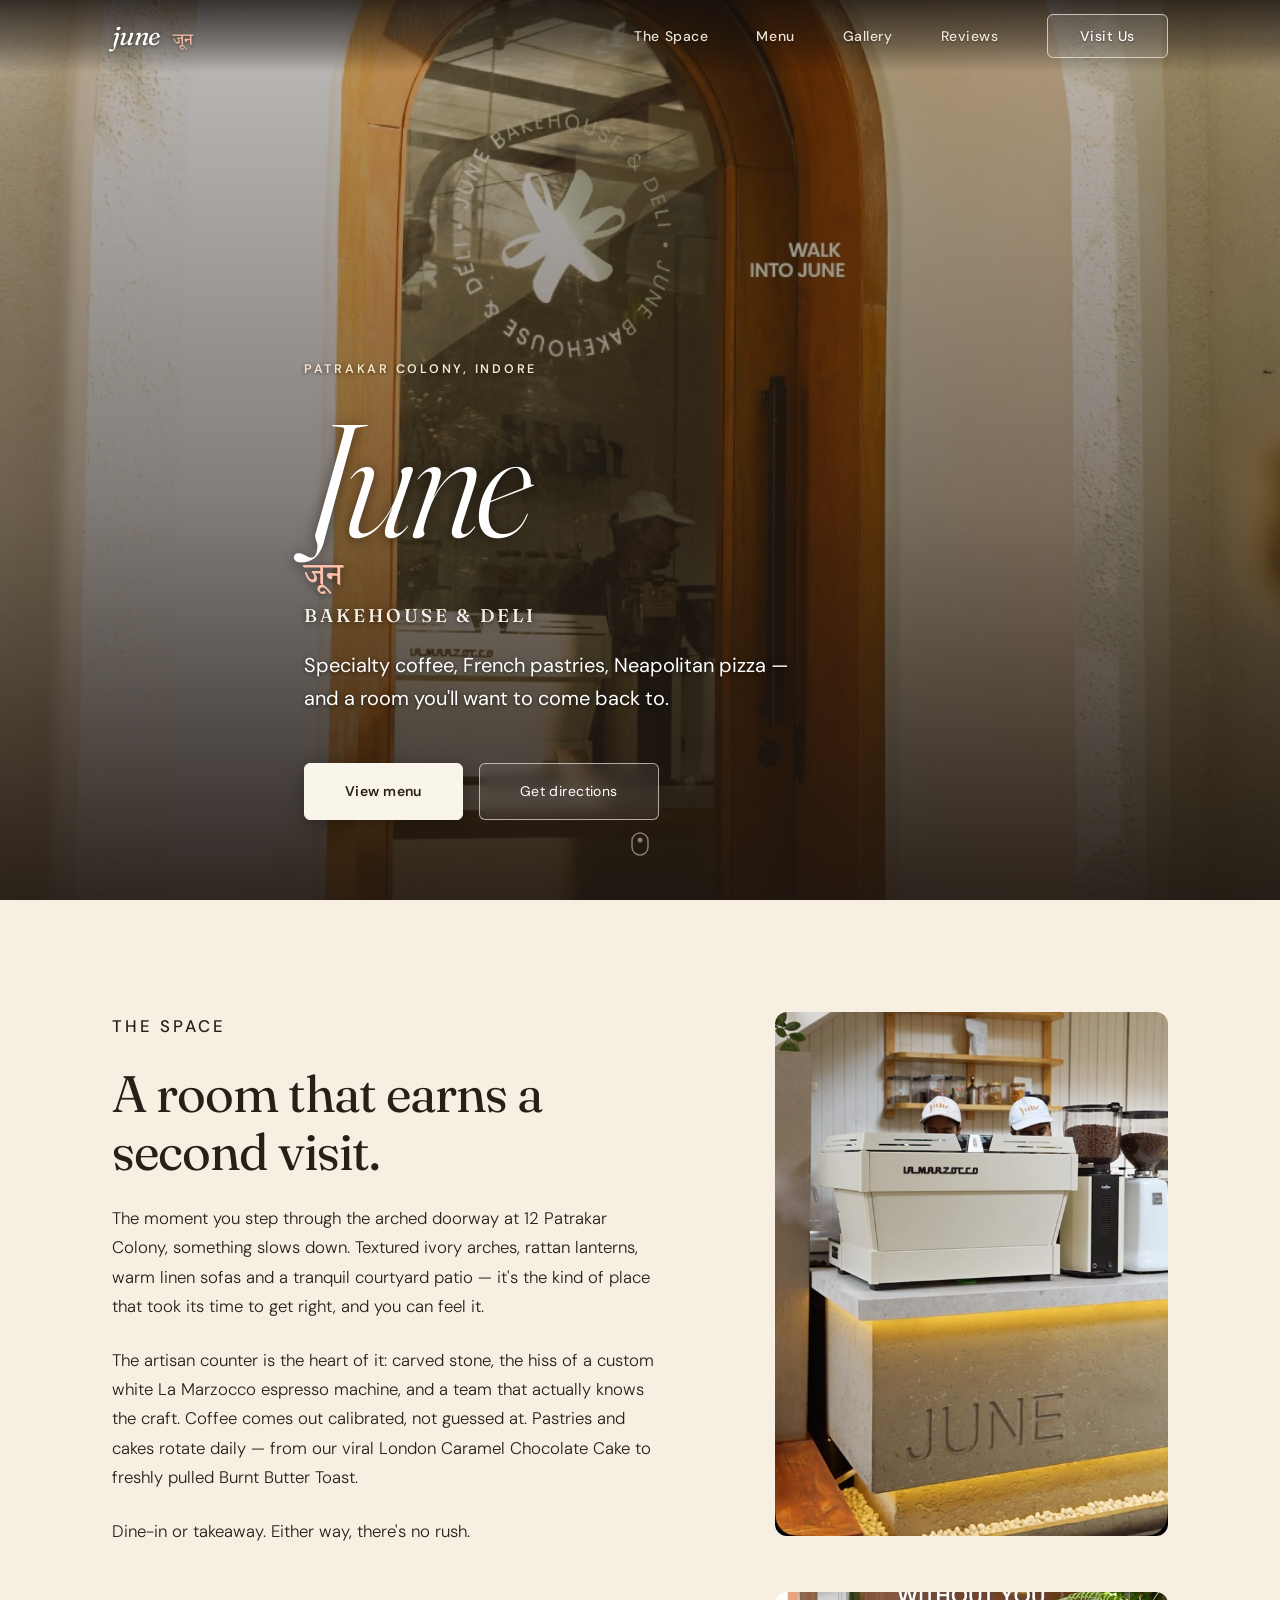
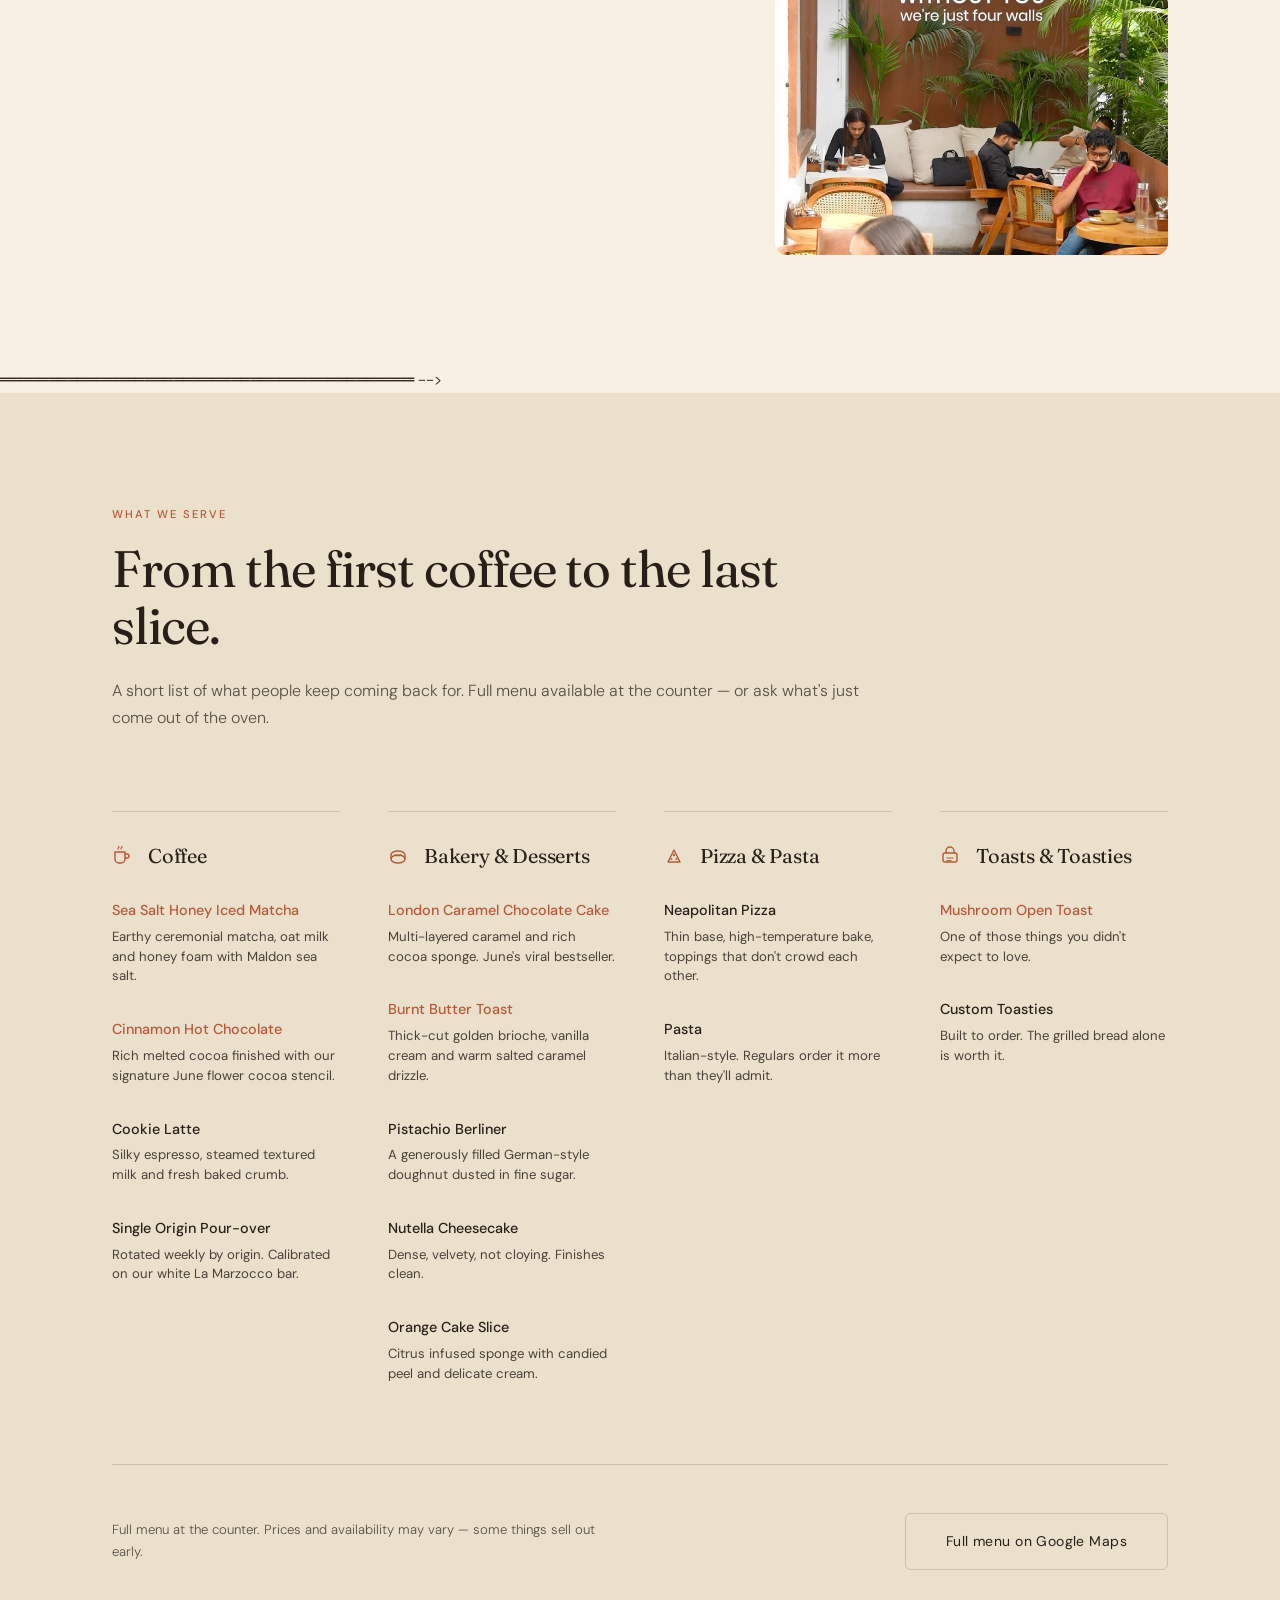
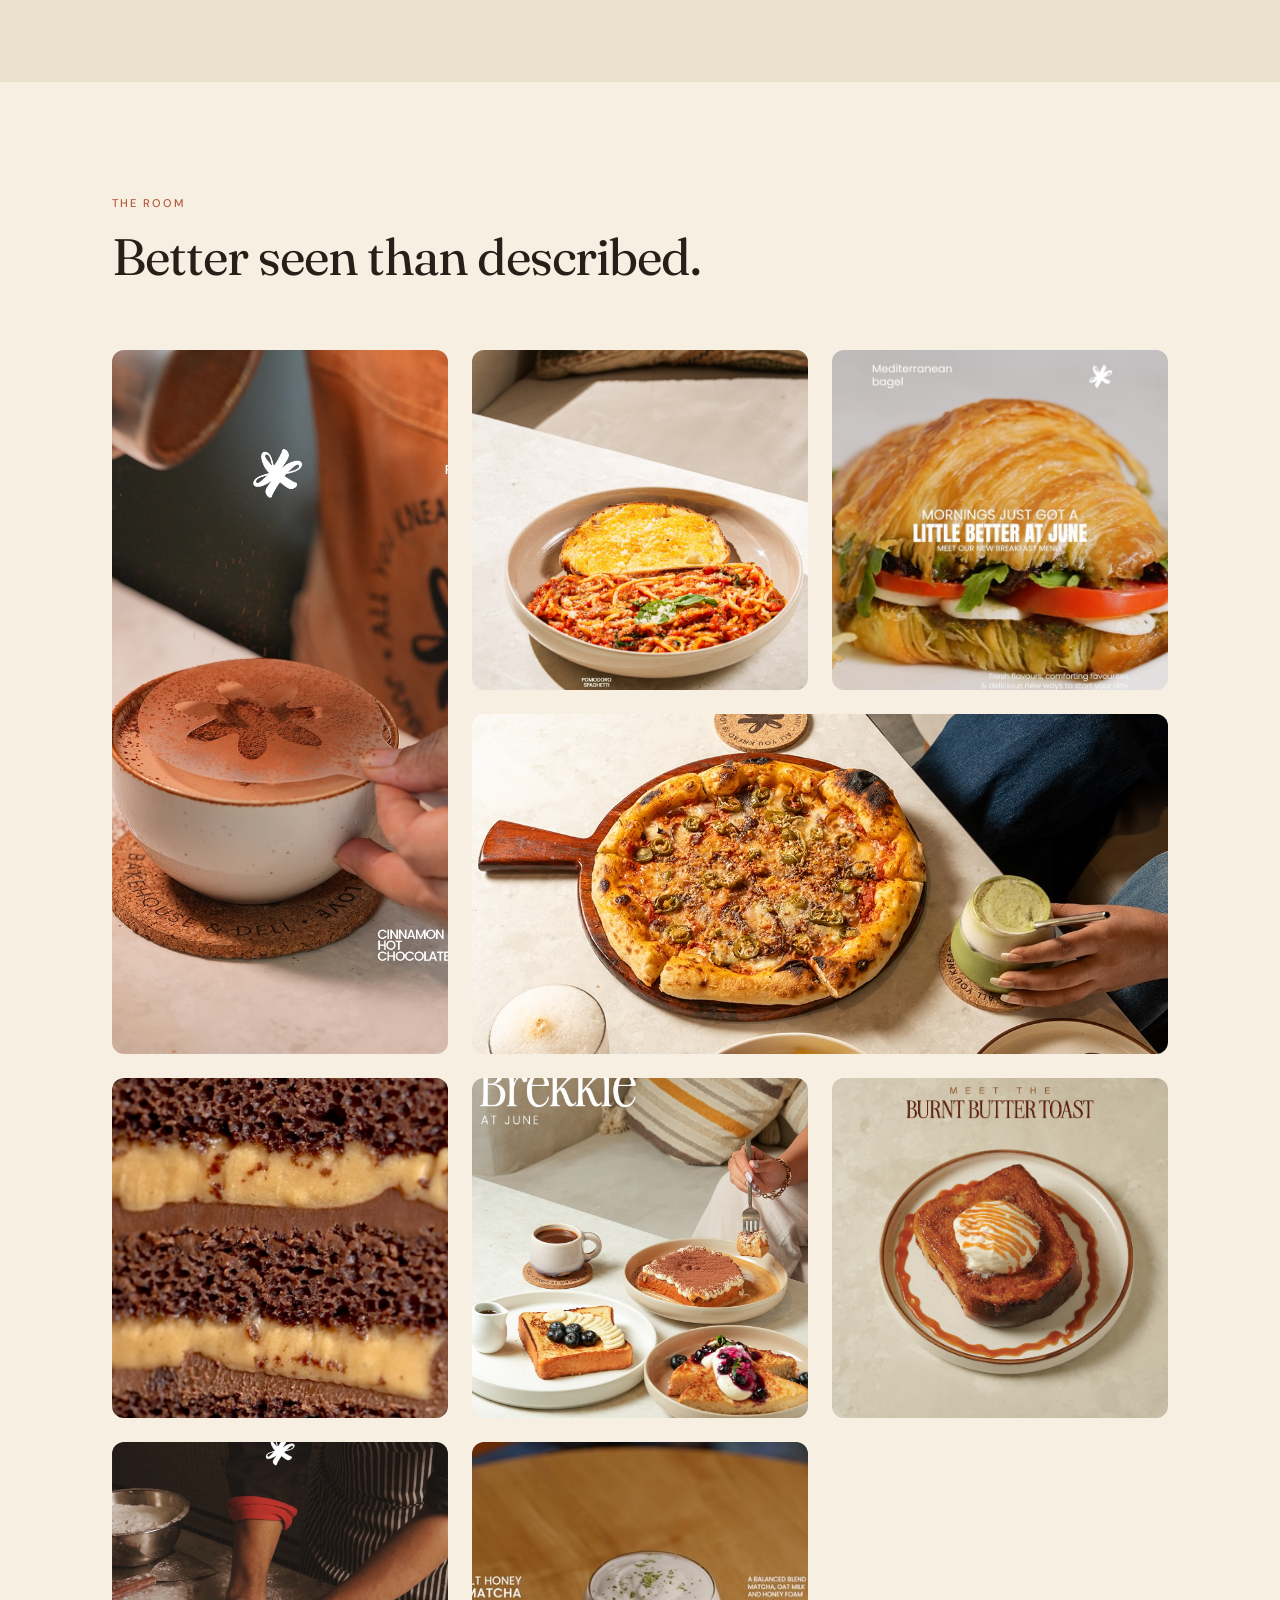
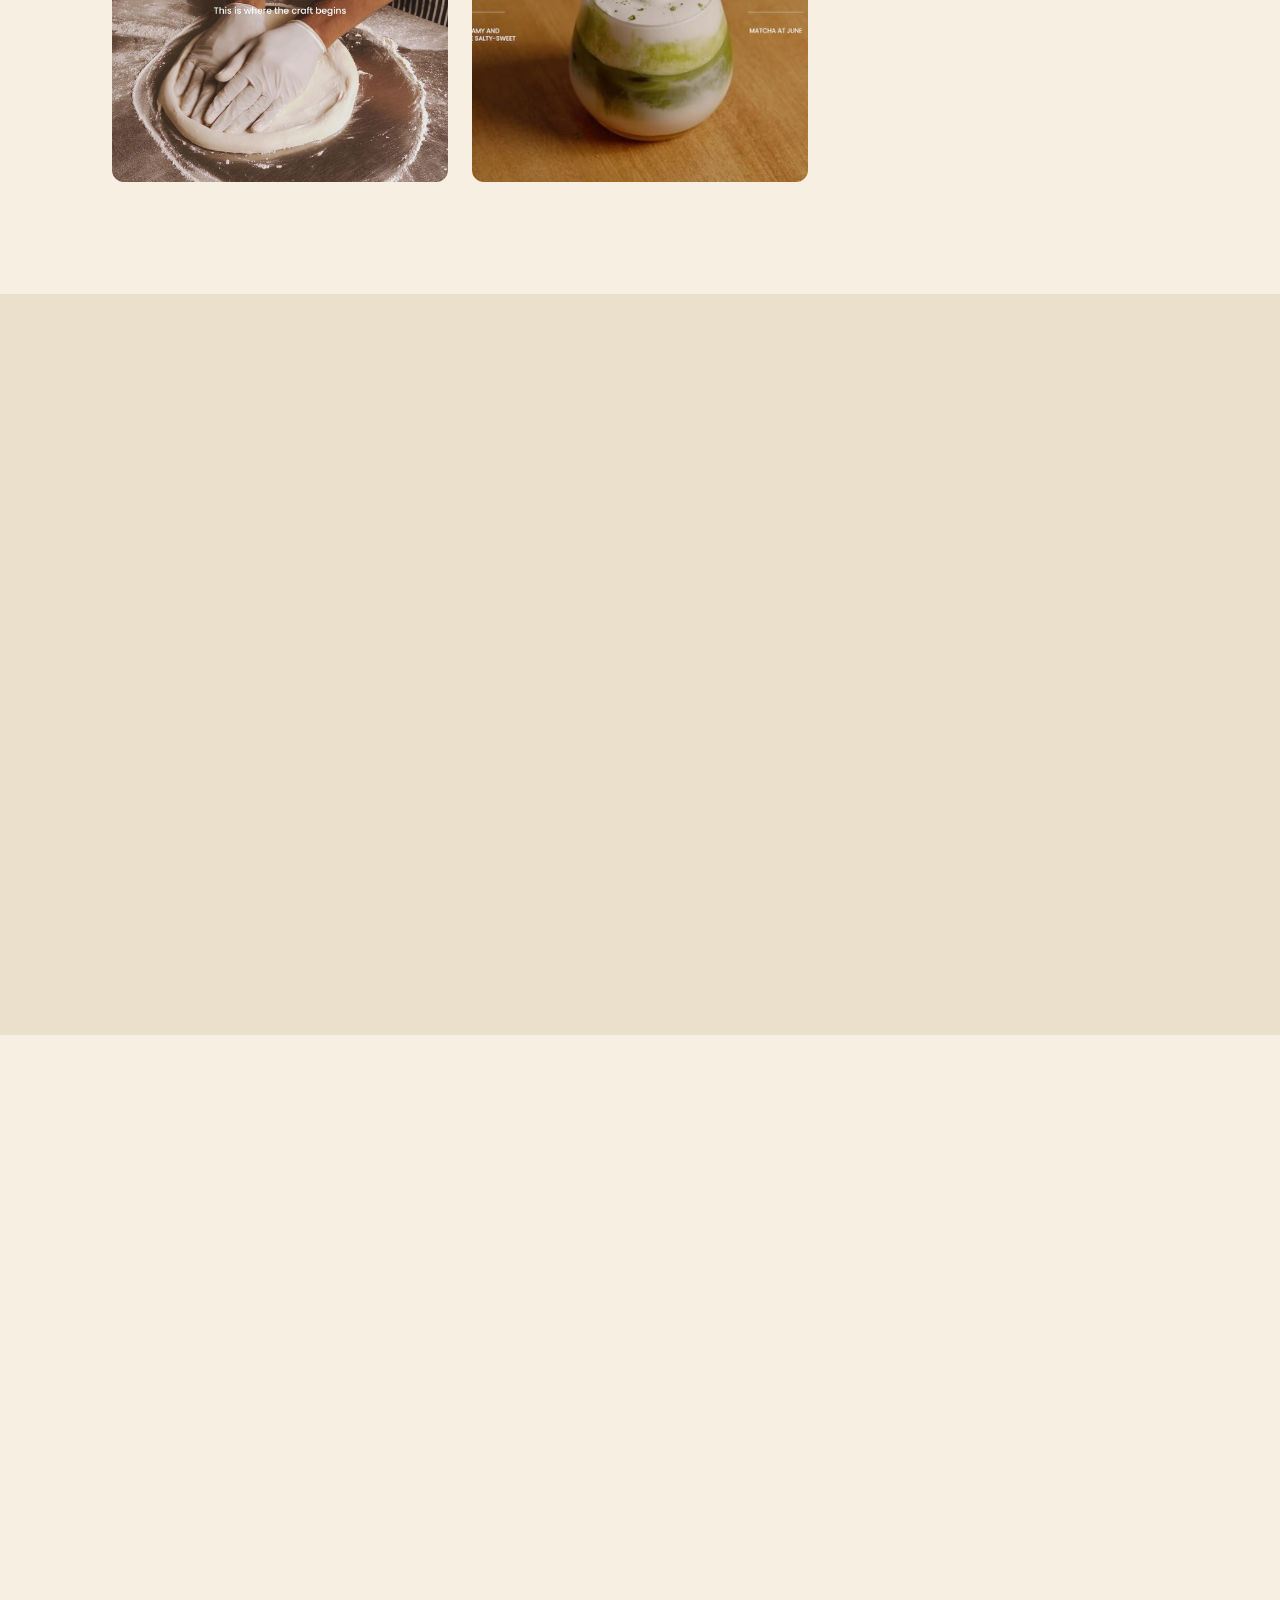
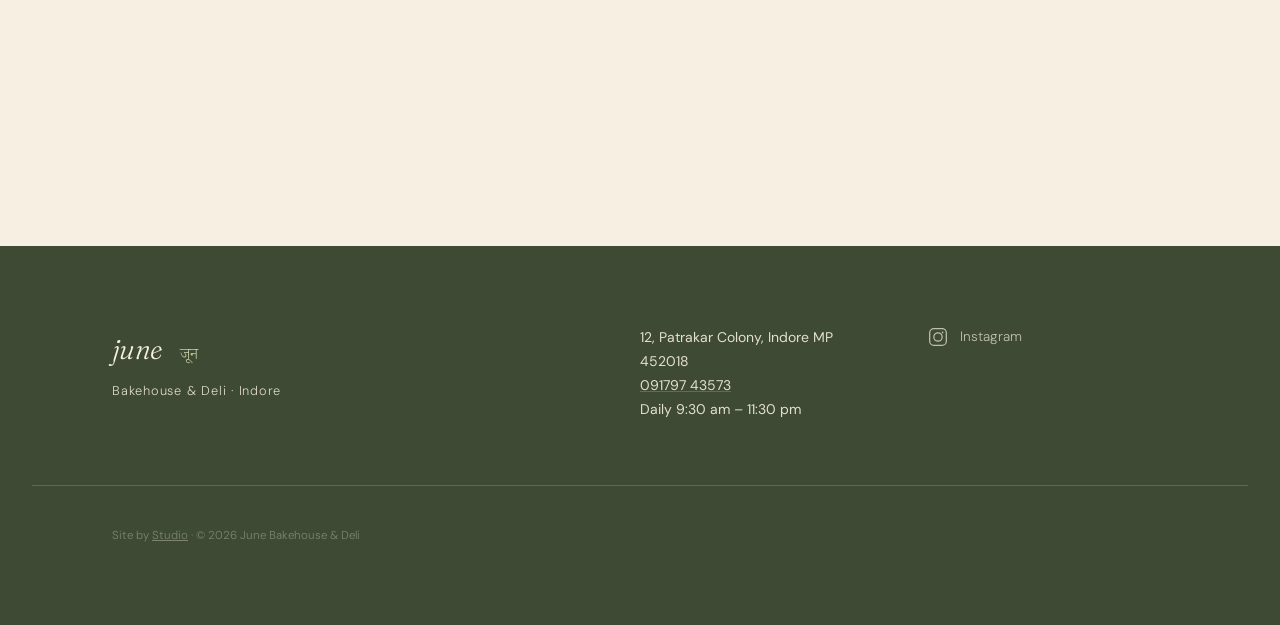
<file: index.html>
<!DOCTYPE html>
<html lang="en" itemscope itemtype="https://schema.org/CafeOrCoffeeShop">
<head>
  <meta charset="UTF-8">
  <meta name="viewport" content="width=device-width, initial-scale=1.0">

  <!-- ═══════════════════════════════════════════════
       SEO — edit title and description here
  ═══════════════════════════════════════════════ -->
  <title>June Bakehouse &amp; Deli — Café, Bakery &amp; Deli in Patrakar Colony, Indore</title>
  <meta name="description" content="June Bakehouse &amp; Deli in Patrakar Colony, Indore. Specialty coffee, Neapolitan pizza, French pastries, custom toasties and more. Open daily 9:30 am – 11:30 pm.">
  <link rel="canonical" href="https://xsuryaanshx.github.io/june-bakehouse/">

  <!-- Open Graph -->
  <meta property="og:type" content="restaurant">
  <meta property="og:title" content="June Bakehouse &amp; Deli — Café &amp; Bakery, Indore">
  <meta property="og:description" content="Specialty coffee, Neapolitan pizza, French pastries and custom toasties. Open daily 9:30 am – 11:30 pm in Patrakar Colony, Indore.">
  <meta property="og:url" content="https://xsuryaanshx.github.io/june-bakehouse/">
  <meta property="og:image" content="https://xsuryaanshx.github.io/june-bakehouse/images/og-cover.jpg">
  <meta property="og:locale" content="en_IN">
  <meta name="twitter:card" content="summary_large_image">
  <meta name="twitter:title" content="June Bakehouse &amp; Deli — Indore">
  <meta name="twitter:description" content="Specialty coffee, pastries, pizza and toasties in Patrakar Colony, Indore. Open daily till 11:30 pm.">

  <!-- Favicon (inline SVG wordmark) -->
  <link rel="icon" href="data:image/svg+xml,<svg xmlns='http://www.w3.org/2000/svg' viewBox='0 0 32 32'><rect width='32' height='32' fill='%233E4A34'/><text x='4' y='24' font-family='Georgia,serif' font-size='20' fill='%23F6EFE2'>J</text></svg>">

  <!-- Google Fonts -->
  <link rel="preconnect" href="https://fonts.googleapis.com">
  <link rel="preconnect" href="https://fonts.gstatic.com" crossorigin>
  <link href="https://fonts.googleapis.com/css2?family=Fraunces:ital,opsz,wght@0,9..144,300;0,9..144,400;0,9..144,500;1,9..144,300;1,9..144,400&family=DM+Sans:wght@300;400;500&family=Noto+Serif+Devanagari:wght@400;500&display=swap" rel="stylesheet">

  <link rel="stylesheet" href="style.css">

  <!-- JSON-LD Structured Data -->
  <script type="application/ld+json">
  {
    "@context": "https://schema.org",
    "@type": "CafeOrCoffeeShop",
    "name": "June Bakehouse & Deli",
    "alternateName": "जून बेकहाउस & डेली",
    "url": "https://xsuryaanshx.github.io/june-bakehouse/",
    "telephone": "+919179743573",
    "priceRange": "₹₹",
    "servesCuisine": ["Bakery", "Coffee", "Italian", "Deli"],
    "address": {
      "@type": "PostalAddress",
      "streetAddress": "12, Patrakar Colony",
      "addressLocality": "Indore",
      "addressRegion": "Madhya Pradesh",
      "postalCode": "452018",
      "addressCountry": "IN"
    },
    "geo": {
      "@type": "GeoCoordinates",
      "latitude": 22.7239941,
      "longitude": 75.8949854
    },
    "openingHoursSpecification": [
      {
        "@type": "OpeningHoursSpecification",
        "dayOfWeek": ["Monday","Tuesday","Wednesday","Thursday","Friday","Saturday","Sunday"],
        "opens": "09:30",
        "closes": "23:30"
      }
    ],
    "aggregateRating": {
      "@type": "AggregateRating",
      "ratingValue": "3.9",
      "reviewCount": "302",
      "bestRating": "5"
    },
    "hasMap": "https://maps.app.goo.gl/G2J16mTUZsUNRnsE7"
  }
  </script>
</head>
<body>

  <!-- ═══════════════════════════════════════════
       NAV
  ═══════════════════════════════════════════ -->
  <header class="site-header" id="top">
    <nav class="nav container" aria-label="Main navigation">
      <a class="nav__wordmark" href="#top" aria-label="June Bakehouse & Deli — home">
        <span class="nav__wordmark-en" aria-hidden="true">june</span>
        <span class="nav__wordmark-hi" aria-hidden="true">जून</span>
      </a>
      <button class="nav__toggle" id="nav-toggle" aria-label="Open menu" aria-expanded="false" aria-controls="nav-links">
        <span class="nav__toggle-bar"></span>
        <span class="nav__toggle-bar"></span>
      </button>
      <ul class="nav__links" id="nav-links" role="list">
        <li><a href="#about" class="nav__link">The Space</a></li>
        <li><a href="#menu" class="nav__link">Menu</a></li>
        <li><a href="#gallery" class="nav__link">Gallery</a></li>
        <li><a href="#reviews" class="nav__link">Reviews</a></li>
        <li><a href="#visit" class="nav__link nav__link--cta">Visit Us</a></li>
      </ul>
    </nav>
  </header>


  <!-- ═══════════════════════════════════════════
       HERO
  ═══════════════════════════════════════════ -->
  <section class="hero" id="hero" aria-label="Hero — June Bakehouse & Deli">

    <!-- HERO PHOTO -->
    <div class="hero__image-wrap">
      <img src="images/june-arched-entrance.jpg" alt="Iconic sunlit arched entrance to June Bakehouse &amp; Deli in Patrakar Colony, Indore" />
    </div>

    <div class="hero__content container">
      <p class="hero__eyebrow">Patrakar Colony, Indore</p>
      <h1 class="hero__title">
        <span class="hero__title-en">June</span>
        <span class="hero__title-hi" lang="hi">जून</span>
        <span class="hero__title-sub">Bakehouse &amp; Deli</span>
      </h1>
      <p class="hero__desc">Specialty coffee, French pastries, Neapolitan pizza —<br>and a room you'll want to come back to.</p>
      <div class="hero__actions">
        <a href="#menu" class="btn btn--primary" id="hero-view-menu">View menu</a>
        <a href="https://maps.app.goo.gl/G2J16mTUZsUNRnsE7" target="_blank" rel="noopener noreferrer" class="btn btn--outline" id="hero-directions">Get directions</a>
      </div>
    </div>

    <div class="hero__scroll-hint" aria-hidden="true">
      <svg width="18" height="28" viewBox="0 0 18 28" fill="none" xmlns="http://www.w3.org/2000/svg">
        <rect x="1" y="1" width="16" height="22" rx="8" stroke="currentColor" stroke-width="1.5"/>
        <circle class="hero__scroll-dot" cx="9" cy="8" r="2.5" fill="currentColor"/>
      </svg>
    </div>
  </section>


  <!-- ═══════════════════════════════════════════
       ABOUT / THE SPACE
  ═══════════════════════════════════════════ -->
  <section class="about section" id="about" aria-labelledby="about-heading">
    <div class="container about__grid">

      <div class="about__text reveal">
        <p class="section-label">The Space</p>
        <h2 class="section-heading" id="about-heading">A room that earns a second visit.</h2>
        <p>The moment you step through the arched doorway at 12 Patrakar Colony, something slows down. Textured ivory arches, rattan lanterns, warm linen sofas and a tranquil courtyard patio — it's the kind of place that took its time to get right, and you can feel it.</p>
        <p>The artisan counter is the heart of it: carved stone, the hiss of a custom white La Marzocco espresso machine, and a team that actually knows the craft. Coffee comes out calibrated, not guessed at. Pastries and cakes rotate daily — from our viral London Caramel Chocolate Cake to freshly pulled Burnt Butter Toast.</p>
        <p>Dine-in or takeaway. Either way, there's no rush.</p>
      </div>

      <div class="about__images reveal">
        <img src="images/june-coffee-counter.jpg" alt="Artisan stone counter with custom white La Marzocco espresso machine at June Bakehouse" class="about__img about__img--portrait" style="width:100%; border-radius:var(--radius-md); object-fit:cover; aspect-ratio:3/4; object-position:center bottom;">
        <img src="images/june-courtyard-patio.jpg" alt="Tranquil outdoor courtyard patio at June Bakehouse" class="about__img about__img--landscape reveal" style="width:100%; border-radius:var(--radius-md); object-fit:cover; aspect-ratio:3/2; margin-top:var(--space-16);">
      </div>

    </div>
  </section>


  <!-- ═══════════════════════════════════════════
       WHAT WE SERVE (MENU)
       ▸ All menu content is collected here.
         Edit the items between <!-- MENU ITEMS START / END -->
  ═══════════════════════════════════════════ -->
  <section class="menu section section--alt" id="menu" aria-labelledby="menu-heading">
    <div class="container">
      <div class="menu__header reveal">
        <p class="section-label">What We Serve</p>
        <h2 class="section-heading" id="menu-heading">From the first coffee to the last slice.</h2>
        <p class="menu__intro">A short list of what people keep coming back for. Full menu available at the counter — or ask what's just come out of the oven.</p>
      </div>

      <!-- MENU ITEMS START — edit freely below -->
      <div class="menu__grid">

        <!-- Coffee -->
        <div class="menu__category reveal">
          <div class="menu__category-header">
            <svg class="menu__icon" width="20" height="20" viewBox="0 0 20 20" fill="none" xmlns="http://www.w3.org/2000/svg" aria-hidden="true">
              <path d="M3 6h10v7a4 4 0 01-4 4H7a4 4 0 01-4-4V6z" stroke="currentColor" stroke-width="1.4" stroke-linejoin="round"/>
              <path d="M13 8h2a2 2 0 010 4h-2" stroke="currentColor" stroke-width="1.4" stroke-linecap="round"/>
              <path d="M6 3c0-1 1-1.5 1-2.5" stroke="currentColor" stroke-width="1.2" stroke-linecap="round"/>
              <path d="M9 3c0-1 1-1.5 1-2.5" stroke="currentColor" stroke-width="1.2" stroke-linecap="round"/>
            </svg>
            <h3 class="menu__category-name">Coffee</h3>
          </div>
          <ul class="menu__items" role="list">
            <li class="menu__item menu__item--highlight">
              <span class="menu__item-name">Sea Salt Honey Iced Matcha</span>
              <span class="menu__item-note">Earthy ceremonial matcha, oat milk and honey foam with Maldon sea salt.</span>
            </li>
            <li class="menu__item menu__item--highlight">
              <span class="menu__item-name">Cinnamon Hot Chocolate</span>
              <span class="menu__item-note">Rich melted cocoa finished with our signature June flower cocoa stencil.</span>
            </li>
            <li class="menu__item">
              <span class="menu__item-name">Cookie Latte</span>
              <span class="menu__item-note">Silky espresso, steamed textured milk and fresh baked crumb.</span>
            </li>
            <li class="menu__item">
              <span class="menu__item-name">Single Origin Pour-over</span>
              <span class="menu__item-note">Rotated weekly by origin. Calibrated on our white La Marzocco bar.</span>
            </li>
          </ul>
        </div>

        <!-- Bakery & Desserts -->
        <div class="menu__category reveal">
          <div class="menu__category-header">
            <svg class="menu__icon" width="20" height="20" viewBox="0 0 20 20" fill="none" xmlns="http://www.w3.org/2000/svg" aria-hidden="true">
              <ellipse cx="10" cy="13" rx="7" ry="4" stroke="currentColor" stroke-width="1.4"/>
              <path d="M3 13V9c0-2.2 3.1-4 7-4s7 1.8 7 4v4" stroke="currentColor" stroke-width="1.4"/>
              <path d="M7 9c1 1 5 1 6 0" stroke="currentColor" stroke-width="1.2" stroke-linecap="round"/>
            </svg>
            <h3 class="menu__category-name">Bakery &amp; Desserts</h3>
          </div>
          <ul class="menu__items" role="list">
            <li class="menu__item menu__item--highlight">
              <span class="menu__item-name">London Caramel Chocolate Cake</span>
              <span class="menu__item-note">Multi-layered caramel and rich cocoa sponge. June's viral bestseller.</span>
            </li>
            <li class="menu__item menu__item--highlight">
              <span class="menu__item-name">Burnt Butter Toast</span>
              <span class="menu__item-note">Thick-cut golden brioche, vanilla cream and warm salted caramel drizzle.</span>
            </li>
            <li class="menu__item">
              <span class="menu__item-name">Pistachio Berliner</span>
              <span class="menu__item-note">A generously filled German-style doughnut dusted in fine sugar.</span>
            </li>
            <li class="menu__item">
              <span class="menu__item-name">Nutella Cheesecake</span>
              <span class="menu__item-note">Dense, velvety, not cloying. Finishes clean.</span>
            </li>
            <li class="menu__item">
              <span class="menu__item-name">Orange Cake Slice</span>
              <span class="menu__item-note">Citrus infused sponge with candied peel and delicate cream.</span>
            </li>
          </ul>
        </div>

        <!-- Pizza & Pasta -->
        <div class="menu__category reveal">
          <div class="menu__category-header">
            <svg class="menu__icon" width="20" height="20" viewBox="0 0 20 20" fill="none" xmlns="http://www.w3.org/2000/svg" aria-hidden="true">
              <path d="M4 16L10 4l6 12H4z" stroke="currentColor" stroke-width="1.4" stroke-linejoin="round"/>
              <circle cx="10" cy="9" r="1.2" fill="currentColor"/>
              <circle cx="7.5" cy="13" r="1" fill="currentColor"/>
              <circle cx="12.5" cy="13" r="1" fill="currentColor"/>
            </svg>
            <h3 class="menu__category-name">Pizza &amp; Pasta</h3>
          </div>
          <ul class="menu__items" role="list">
            <li class="menu__item">
              <span class="menu__item-name">Neapolitan Pizza</span>
              <span class="menu__item-note">Thin base, high-temperature bake, toppings that don't crowd each other.</span>
            </li>
            <li class="menu__item">
              <span class="menu__item-name">Pasta</span>
              <span class="menu__item-note">Italian-style. Regulars order it more than they'll admit.</span>
            </li>
            <!-- ADD MORE PIZZA / PASTA ITEMS HERE -->
          </ul>
        </div>

        <!-- Toasts & Toasties -->
        <div class="menu__category reveal">
          <div class="menu__category-header">
            <svg class="menu__icon" width="20" height="20" viewBox="0 0 20 20" fill="none" xmlns="http://www.w3.org/2000/svg" aria-hidden="true">
              <rect x="3" y="7" width="14" height="9" rx="2" stroke="currentColor" stroke-width="1.4"/>
              <path d="M6 7V5a4 4 0 018 0v2" stroke="currentColor" stroke-width="1.4"/>
              <path d="M7 12h6M7 14.5h4" stroke="currentColor" stroke-width="1.2" stroke-linecap="round"/>
            </svg>
            <h3 class="menu__category-name">Toasts &amp; Toasties</h3>
          </div>
          <ul class="menu__items" role="list">
            <li class="menu__item menu__item--highlight">
              <span class="menu__item-name">Mushroom Open Toast</span>
              <span class="menu__item-note">One of those things you didn't expect to love.</span>
            </li>
            <li class="menu__item">
              <span class="menu__item-name">Custom Toasties</span>
              <span class="menu__item-note">Built to order. The grilled bread alone is worth it.</span>
            </li>
            <!-- ADD MORE TOAST ITEMS HERE -->
          </ul>
        </div>

      </div>
      <!-- MENU ITEMS END -->

      <div class="menu__footer reveal">
        <p class="menu__footnote">Full menu at the counter. Prices and availability may vary — some things sell out early.</p>
        <!-- ▸ Replace href with your PDF menu URL or Google Maps menu link when ready -->
        <a href="https://maps.app.goo.gl/G2J16mTUZsUNRnsE7" target="_blank" rel="noopener noreferrer" class="btn btn--outline" id="menu-view-full">Full menu on Google Maps</a>
      </div>
    </div>
  </section>


  <!-- ═══════════════════════════════════════════
       GALLERY
  ═══════════════════════════════════════════ -->
  <section class="gallery section" id="gallery" aria-labelledby="gallery-heading">
    <div class="container">
      <div class="gallery__header reveal">
        <p class="section-label">The Room</p>
        <h2 class="section-heading" id="gallery-heading">Better seen than described.</h2>
      </div>

      <div class="gallery__grid reveal">
        <div class="gallery__item gallery__item--tall">
          <img src="images/june-hot-chocolate.jpg" alt="Velvety Cinnamon Hot Chocolate dusted with June floral emblem stencil" loading="lazy">
        </div>

        <div class="gallery__item">
          <img src="images/june-pomodoro-pasta.jpg" alt="Handcrafted Pomodoro Spaghetti served with golden toasted sourdough" loading="lazy">
        </div>

        <div class="gallery__item">
          <img src="images/june-croissant-sandwich.jpg" alt="Freshly baked flaky croissant breakfast sandwich with mozzarella and pesto" loading="lazy">
        </div>

        <div class="gallery__item gallery__item--wide">
          <img src="images/june-table-spread.jpg" alt="The June table — Neapolitan pizza, matcha latte, toast and orange cake" loading="lazy">
        </div>

        <div class="gallery__item">
          <img src="images/june-caramel-chocolate-cake.jpg" alt="London's viral caramel chocolate cake slice bestseller" loading="lazy">
        </div>

        <div class="gallery__item">
          <img src="images/june-brekkie.jpg" alt="Weekend Brekkie spread with brioche French toast, fresh berries and coffee" loading="lazy">
        </div>

        <div class="gallery__item">
          <img src="images/june-burnt-butter-toast.jpg" alt="Burnt butter toast with vanilla ice cream and caramel drizzle" loading="lazy">
        </div>

        <div class="gallery__item">
          <img src="images/june-pizza-craft.jpg" alt="Handcrafted sourdough pizza dough stretched by the chef" loading="lazy">
        </div>

        <div class="gallery__item">
          <img src="images/june-iced-matcha.jpg" alt="Sea Salt Honey Iced Matcha on wooden table" loading="lazy">
        </div>
      </div>
    </div>
  </section>


  <!-- ═══════════════════════════════════════════
       REVIEWS
  ═══════════════════════════════════════════ -->
  <section class="reviews section section--alt" id="reviews" aria-labelledby="reviews-heading">
    <div class="container">
      <div class="reviews__header reveal">
        <p class="section-label">What Guests Say</p>
        <h2 class="section-heading" id="reviews-heading">Honest opinions from people who've been.</h2>
        <div class="reviews__rating" aria-label="Rated 3.9 out of 5 from 302 Google reviews">
          <span class="reviews__stars" aria-hidden="true">
            <svg width="16" height="16" viewBox="0 0 16 16" fill="none" xmlns="http://www.w3.org/2000/svg" aria-hidden="true"><path d="M8 1l1.85 3.75L14 5.54l-3 2.92.71 4.12L8 10.5l-3.71 2.08.71-4.12L2 5.54l4.15-.79L8 1z" fill="#B5593A"/></svg>
            <svg width="16" height="16" viewBox="0 0 16 16" fill="none" xmlns="http://www.w3.org/2000/svg" aria-hidden="true"><path d="M8 1l1.85 3.75L14 5.54l-3 2.92.71 4.12L8 10.5l-3.71 2.08.71-4.12L2 5.54l4.15-.79L8 1z" fill="#B5593A"/></svg>
            <svg width="16" height="16" viewBox="0 0 16 16" fill="none" xmlns="http://www.w3.org/2000/svg" aria-hidden="true"><path d="M8 1l1.85 3.75L14 5.54l-3 2.92.71 4.12L8 10.5l-3.71 2.08.71-4.12L2 5.54l4.15-.79L8 1z" fill="#B5593A"/></svg>
            <svg width="16" height="16" viewBox="0 0 16 16" fill="none" xmlns="http://www.w3.org/2000/svg" aria-hidden="true"><path d="M8 1l1.85 3.75L14 5.54l-3 2.92.71 4.12L8 10.5l-3.71 2.08.71-4.12L2 5.54l4.15-.79L8 1z" fill="#B5593A"/></svg>
            <!-- Half star -->
            <svg width="16" height="16" viewBox="0 0 16 16" fill="none" xmlns="http://www.w3.org/2000/svg" aria-hidden="true">
              <defs><clipPath id="half"><rect x="0" y="0" width="8" height="16"/></clipPath></defs>
              <path d="M8 1l1.85 3.75L14 5.54l-3 2.92.71 4.12L8 10.5l-3.71 2.08.71-4.12L2 5.54l4.15-.79L8 1z" fill="#CDBFA8"/>
              <path d="M8 1l1.85 3.75L14 5.54l-3 2.92.71 4.12L8 10.5l-3.71 2.08.71-4.12L2 5.54l4.15-.79L8 1z" fill="#B5593A" clip-path="url(#half)"/>
            </svg>
          </span>
          <span class="reviews__score">3.9 <span class="reviews__count">· 302 Google reviews</span></span>
        </div>
      </div>

      <div class="reviews__grid">

        <blockquote class="review reveal">
          <p class="review__text">"Warm relaxed vibe, expertly brewed coffee, finest desserts and excellent service."</p>
          <footer class="review__footer">
            <cite class="review__name">— Ananya</cite>
            <span class="review__source" aria-label="Google Review">
              <svg width="14" height="14" viewBox="0 0 24 24" fill="none" xmlns="http://www.w3.org/2000/svg" aria-hidden="true"><path d="M21.8 10.2H12v3.6h5.7C17 16 15 17.4 12 17.4A5.4 5.4 0 016.6 12 5.4 5.4 0 0112 6.6a5.3 5.3 0 013.5 1.3l2.6-2.6A9 9 0 003 12a9 9 0 009 9c5 0 8.7-3.5 8.7-8.5 0-.8-.1-1.5-.9-2.3z" fill="#CDBFA8"/></svg>
              Google
            </span>
          </footer>
        </blockquote>

        <blockquote class="review reveal">
          <p class="review__text">"The atmosphere is fab — superb seating and furniture. One of those cafes you instantly want to come back to."</p>
          <footer class="review__footer">
            <cite class="review__name">— Rohan</cite>
            <span class="review__source" aria-label="Google Review">
              <svg width="14" height="14" viewBox="0 0 24 24" fill="none" xmlns="http://www.w3.org/2000/svg" aria-hidden="true"><path d="M21.8 10.2H12v3.6h5.7C17 16 15 17.4 12 17.4A5.4 5.4 0 016.6 12 5.4 5.4 0 0112 6.6a5.3 5.3 0 013.5 1.3l2.6-2.6A9 9 0 003 12a9 9 0 009 9c5 0 8.7-3.5 8.7-8.5 0-.8-.1-1.5-.9-2.3z" fill="#CDBFA8"/></svg>
              Google
            </span>
          </footer>
        </blockquote>

        <blockquote class="review reveal">
          <p class="review__text">"The pizza, pasta and mushroom open toast are excellent. And the Nutella cheesecake — don't leave without it."</p>
          <footer class="review__footer">
            <cite class="review__name">— Priya</cite>
            <span class="review__source" aria-label="Google Review">
              <svg width="14" height="14" viewBox="0 0 24 24" fill="none" xmlns="http://www.w3.org/2000/svg" aria-hidden="true"><path d="M21.8 10.2H12v3.6h5.7C17 16 15 17.4 12 17.4A5.4 5.4 0 016.6 12 5.4 5.4 0 0112 6.6a5.3 5.3 0 013.5 1.3l2.6-2.6A9 9 0 003 12a9 9 0 009 9c5 0 8.7-3.5 8.7-8.5 0-.8-.1-1.5-.9-2.3z" fill="#CDBFA8"/></svg>
              Google
            </span>
          </footer>
        </blockquote>

      </div>
    </div>
  </section>


  <!-- ═══════════════════════════════════════════
       VISIT US
  ═══════════════════════════════════════════ -->
  <section class="visit section" id="visit" aria-labelledby="visit-heading">
    <div class="container visit__grid">

      <div class="visit__info reveal">
        <p class="section-label">Find Us</p>
        <h2 class="section-heading" id="visit-heading">Come in. Stay a while.</h2>

        <!-- ═══ DETAILS — edit these ═══ -->
        <dl class="visit__details">
          <div class="visit__detail-row">
            <dt>
              <svg width="18" height="18" viewBox="0 0 18 18" fill="none" xmlns="http://www.w3.org/2000/svg" aria-hidden="true"><path d="M9 1a5.5 5.5 0 00-5.5 5.5C3.5 10.5 9 17 9 17s5.5-6.5 5.5-10.5A5.5 5.5 0 009 1z" stroke="currentColor" stroke-width="1.4" stroke-linejoin="round"/><circle cx="9" cy="6.5" r="1.8" stroke="currentColor" stroke-width="1.3"/></svg>
              Address
            </dt>
            <dd>12, Patrakar Colony,<br>Indore, MP 452018</dd>
          </div>
          <div class="visit__detail-row">
            <dt>
              <svg width="18" height="18" viewBox="0 0 18 18" fill="none" xmlns="http://www.w3.org/2000/svg" aria-hidden="true"><circle cx="9" cy="9" r="7" stroke="currentColor" stroke-width="1.4"/><path d="M9 5v4.5l2.5 2.5" stroke="currentColor" stroke-width="1.4" stroke-linecap="round" stroke-linejoin="round"/></svg>
              Hours
            </dt>
            <dd>Mon – Sun, 9:30 am – 11:30 pm</dd>
          </div>
          <div class="visit__detail-row">
            <dt>
              <svg width="18" height="18" viewBox="0 0 18 18" fill="none" xmlns="http://www.w3.org/2000/svg" aria-hidden="true"><path d="M3 3.5C3 2.67 3.67 2 4.5 2H6l1.5 4-1.5 1s1 3 5 5l1-1.5 4 1.5v1.5c0 .83-.67 1.5-1.5 1.5C6 16 3 8.5 3 3.5z" stroke="currentColor" stroke-width="1.4" stroke-linejoin="round"/></svg>
              Phone
            </dt>
            <dd><a href="tel:+919179743573" class="visit__tel-link">091797 43573</a></dd>
          </div>
          <div class="visit__detail-row">
            <dt>
              <svg width="18" height="18" viewBox="0 0 18 18" fill="none" xmlns="http://www.w3.org/2000/svg" aria-hidden="true"><rect x="2" y="5" width="14" height="9" rx="2" stroke="currentColor" stroke-width="1.4"/><path d="M2 8h14M6 5V3M12 5V3" stroke="currentColor" stroke-width="1.3" stroke-linecap="round"/></svg>
              Price
            </dt>
            <dd>₹400 – ₹1,400 per person</dd>
          </div>
          <div class="visit__detail-row">
            <dt>
              <svg width="18" height="18" viewBox="0 0 18 18" fill="none" xmlns="http://www.w3.org/2000/svg" aria-hidden="true"><path d="M2 14h14M5 14V9M9 14V6M13 14V11" stroke="currentColor" stroke-width="1.4" stroke-linecap="round"/></svg>
              Service
            </dt>
            <dd>Dine-in &amp; Takeaway</dd>
          </div>
        </dl>

        <div class="visit__buttons">
          <a href="tel:+919179743573" class="btn btn--primary" id="visit-call">
            <svg width="16" height="16" viewBox="0 0 18 18" fill="none" xmlns="http://www.w3.org/2000/svg" aria-hidden="true"><path d="M3 3.5C3 2.67 3.67 2 4.5 2H6l1.5 4-1.5 1s1 3 5 5l1-1.5 4 1.5v1.5c0 .83-.67 1.5-1.5 1.5C6 16 3 8.5 3 3.5z" stroke="currentColor" stroke-width="1.5" stroke-linejoin="round"/></svg>
            Call us
          </a>
          <a href="https://maps.app.goo.gl/G2J16mTUZsUNRnsE7" target="_blank" rel="noopener noreferrer" class="btn btn--outline" id="visit-directions">
            <svg width="16" height="16" viewBox="0 0 18 18" fill="none" xmlns="http://www.w3.org/2000/svg" aria-hidden="true"><path d="M9 1a5.5 5.5 0 00-5.5 5.5C3.5 10.5 9 17 9 17s5.5-6.5 5.5-10.5A5.5 5.5 0 009 1z" stroke="currentColor" stroke-width="1.4"/><circle cx="9" cy="6.5" r="1.8" stroke="currentColor" stroke-width="1.3"/></svg>
            Open in Maps
          </a>
        </div>
      </div>

      <div class="visit__map-wrap reveal">
        <!-- Embedded Google Map iframe -->
        <iframe
          title="June Bakehouse &amp; Deli on Google Maps"
          src="https://www.google.com/maps/embed?pb=!1m18!1m12!1m3!1d929.0286082!2d75.8924105!3d22.7239941!2m3!1f0!2f0!3f0!3m2!1i1024!2i768!4f13.1!3m3!1m2!1s0x3962fd4455179609%3A0x2f7da9fa86144eb1!2sJune%20Bakehouse%20%26%20Deli!5e0!3m2!1sen!2sin!4v1696000000000"
          width="100%"
          height="100%"
          style="border:0;"
          allowfullscreen=""
          loading="lazy"
          referrerpolicy="no-referrer-when-downgrade"
          aria-label="Google Maps showing June Bakehouse & Deli location at 12 Patrakar Colony, Indore">
        </iframe>
      </div>

    </div>
  </section>


  <!-- ═══════════════════════════════════════════
       FOOTER
  ═══════════════════════════════════════════ -->
  <footer class="footer" role="contentinfo">
    <div class="container footer__grid">
      <div class="footer__brand">
        <span class="footer__wordmark">june <span lang="hi">जून</span></span>
        <p class="footer__tagline">Bakehouse &amp; Deli · Indore</p>
      </div>

      <div class="footer__details">
        <p>12, Patrakar Colony, Indore MP 452018</p>
        <p><a href="tel:+919179743573">091797 43573</a></p>
        <p>Daily 9:30 am – 11:30 pm</p>
      </div>

      <div class="footer__links">
        <!-- ▸ Replace # with your real Instagram URL -->
        <a href="#" class="footer__social" id="footer-instagram" aria-label="June Bakehouse on Instagram">
          <svg width="20" height="20" viewBox="0 0 24 24" fill="none" xmlns="http://www.w3.org/2000/svg" aria-hidden="true">
            <rect x="2" y="2" width="20" height="20" rx="5" stroke="currentColor" stroke-width="1.5"/>
            <circle cx="12" cy="12" r="5" stroke="currentColor" stroke-width="1.5"/>
            <circle cx="17.5" cy="6.5" r="1" fill="currentColor"/>
          </svg>
          Instagram
        </a>
      </div>
    </div>

    <div class="footer__bottom container">
      <p class="footer__credit">Site by <a href="https://github.com/xsuryaanshx/shriram-industries" target="_blank" rel="noopener">Studio</a> · © 2026 June Bakehouse &amp; Deli</p>
    </div>
  </footer>


  <!-- ═══════════════════════════════════════════
       MOBILE STICKY BAR
  ═══════════════════════════════════════════ -->
  <nav class="mobile-bar" aria-label="Quick actions" role="navigation">
    <a href="tel:+919179743573" class="mobile-bar__action" id="mobile-call">
      <svg width="22" height="22" viewBox="0 0 18 18" fill="none" xmlns="http://www.w3.org/2000/svg" aria-hidden="true"><path d="M3 3.5C3 2.67 3.67 2 4.5 2H6l1.5 4-1.5 1s1 3 5 5l1-1.5 4 1.5v1.5c0 .83-.67 1.5-1.5 1.5C6 16 3 8.5 3 3.5z" stroke="currentColor" stroke-width="1.5" stroke-linejoin="round"/></svg>
      <span>Call</span>
    </a>
    <a href="https://maps.app.goo.gl/G2J16mTUZsUNRnsE7" target="_blank" rel="noopener noreferrer" class="mobile-bar__action" id="mobile-directions">
      <svg width="22" height="22" viewBox="0 0 18 18" fill="none" xmlns="http://www.w3.org/2000/svg" aria-hidden="true"><path d="M9 1a5.5 5.5 0 00-5.5 5.5C3.5 10.5 9 17 9 17s5.5-6.5 5.5-10.5A5.5 5.5 0 009 1z" stroke="currentColor" stroke-width="1.5"/><circle cx="9" cy="6.5" r="1.8" stroke="currentColor" stroke-width="1.3"/></svg>
      <span>Directions</span>
    </a>
    <a href="#menu" class="mobile-bar__action" id="mobile-menu">
      <svg width="22" height="22" viewBox="0 0 18 18" fill="none" xmlns="http://www.w3.org/2000/svg" aria-hidden="true"><path d="M3 5h12M3 9h12M3 13h8" stroke="currentColor" stroke-width="1.5" stroke-linecap="round"/></svg>
      <span>Menu</span>
    </a>
  </nav>

  <script src="script.js"></script>
</body>
</html>
</file>
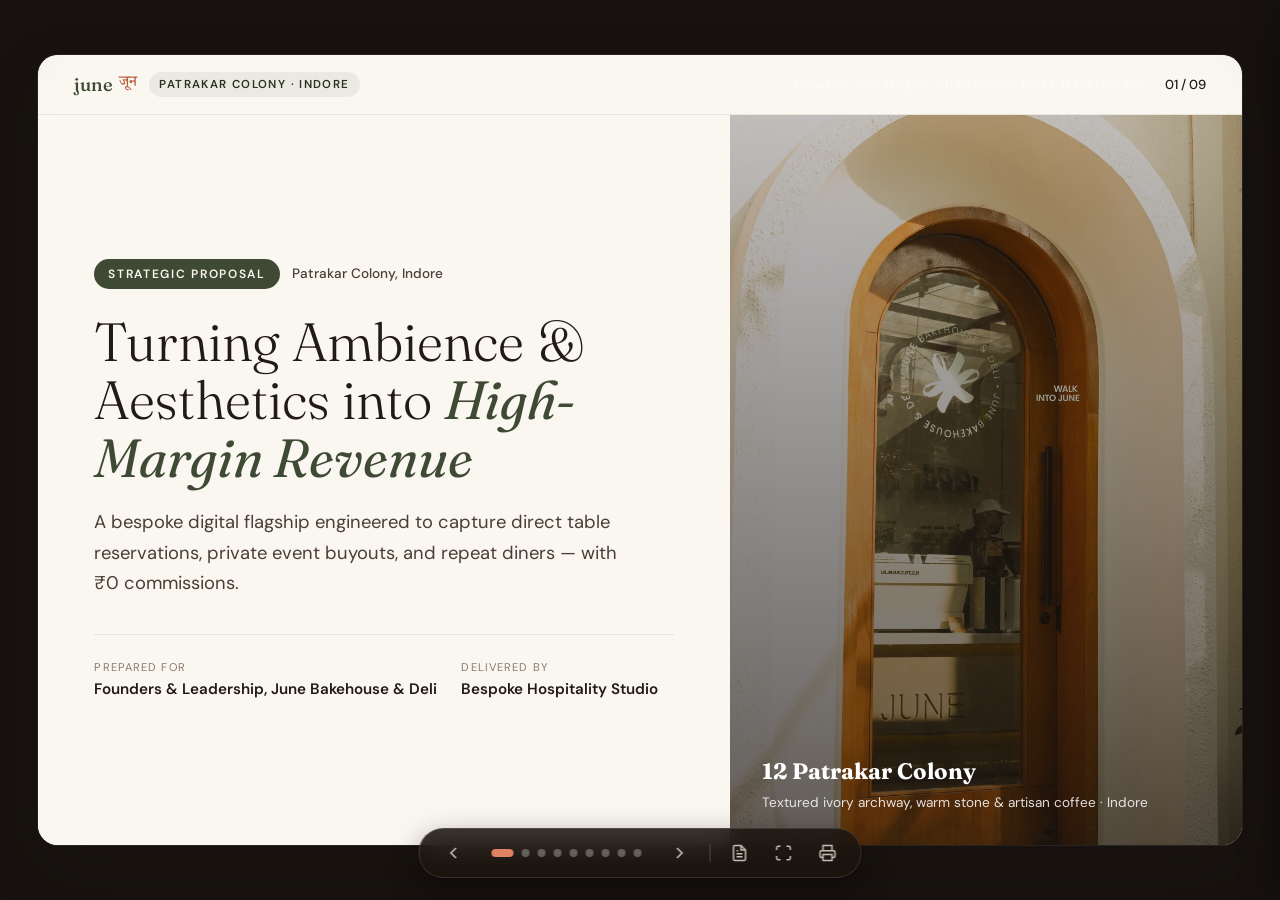
<file: deck/index.html>
<!DOCTYPE html>
<html lang="en">
<head>
  <meta charset="UTF-8">
  <meta name="viewport" content="width=device-width, initial-scale=1.0">
  <title>June Bakehouse &amp; Deli — Growth &amp; Digital Flagship Pitch Deck</title>
  <meta name="description" content="Strategic pitch deck for June Bakehouse &amp; Deli: Unlocking direct table bookings, private event inquiries, and high-margin revenue with zero aggregator commissions.">

  <!-- Google Fonts -->
  <link rel="preconnect" href="https://fonts.googleapis.com">
  <link rel="preconnect" href="https://fonts.gstatic.com" crossorigin>
  <link href="https://fonts.googleapis.com/css2?family=Fraunces:ital,opsz,wght@0,9..144,300;0,9..144,400;0,9..144,500;1,9..144,300;1,9..144,400&family=DM+Sans:wght@300;400;500;600;700&family=Noto+Serif+Devanagari:wght@400;500;600&display=swap" rel="stylesheet">

  <!-- Favicon -->
  <link rel="icon" href="data:image/svg+xml,<svg xmlns='http://www.w3.org/2000/svg' viewBox='0 0 32 32'><rect width='32' height='32' rx='8' fill='%233E4A34'/><text x='7' y='23' font-family='Georgia,serif' font-size='18' fill='%23FAF5EB'>J</text></svg>">

  <link rel="stylesheet" href="deck.css">
</head>
<body>

  <div class="deck-container">
    <div class="slide-viewport">

      <!-- ─── Top Presentation Header ─── -->
      <header class="deck-header">
        <div class="deck-brand">
          <div class="deck-brand-badge">
            <span>june</span>
            <span class="deck-brand-hi">जून</span>
          </div>
          <span class="deck-client-tag">Patrakar Colony · Indore</span>
        </div>
        <div class="deck-meta">
          <span class="keyboard-hint">Press [← / →] to navigate · [N] for Speaker Notes · [P] to Print PDF</span>
          <span class="slide-counter" id="slide-counter">01 / 09</span>
        </div>
      </header>

      <!-- ─── Slides Wrapper ─── -->
      <main class="slides-wrapper">

        <!-- ════════ SLIDE 1: COVER ════════ -->
        <section class="slide slide--cover active" data-slide="1">
          <div class="cover-content">
            <div class="cover-badge-row">
              <span class="cover-pill">Strategic Proposal</span>
              <span class="cover-location">Patrakar Colony, Indore</span>
            </div>
            <h1 class="cover-title">
              Turning Ambience &amp; Aesthetics into <em>High-Margin Revenue</em>
            </h1>
            <p class="cover-desc">
              A bespoke digital flagship engineered to capture direct table reservations, private event buyouts, and repeat diners — with ₹0 commissions.
            </p>
            <div class="cover-footer">
              <div class="cover-presenter">
                <span class="cover-presenter-label">Prepared for</span>
                <span class="cover-presenter-name">Founders &amp; Leadership, June Bakehouse &amp; Deli</span>
              </div>
              <div class="cover-presenter">
                <span class="cover-presenter-label">Delivered by</span>
                <span class="cover-presenter-name">Bespoke Hospitality Studio</span>
              </div>
            </div>
          </div>
          <div class="cover-visual">
            <img src="../images/june-arched-entrance.jpg" alt="June Bakehouse Arched Entrance">
            <div class="cover-visual-overlay"></div>
            <div class="cover-visual-caption">
              <h3 class="cover-visual-title">12 Patrakar Colony</h3>
              <p class="cover-visual-sub">Textured ivory archway, warm stone &amp; artisan coffee · Indore</p>
            </div>
          </div>
        </section>

        <!-- ════════ SLIDE 2: THE PROBLEM ════════ -->
        <section class="slide" data-slide="2">
          <p class="slide-eyebrow">The Hidden Revenue Leak</p>
          <h2 class="slide-heading">Why relying only on Instagram &amp; aggregators caps growth</h2>
          <p class="slide-subheading">Indore's foodies love June's aesthetic, but the journey from discovering a reel to sitting at a table is losing high-spending customers every day.</p>

          <div class="problems-grid">
            <div class="problem-card">
              <div class="problem-card-icon">
                <svg width="24" height="24" viewBox="0 0 24 24" fill="none" stroke="currentColor" stroke-width="2" stroke-linecap="round" stroke-linejoin="round"><rect x="2" y="2" width="20" height="20" rx="5" ry="5"></rect><path d="M16 11.37A4 4 0 1 1 12.63 8 4 4 0 0 1 16 11.37z"></path><line x1="17.5" y1="6.5" x2="17.51" y2="6.5"></line></svg>
              </div>
              <h3 class="problem-card-title">Instagram is Rental Land</h3>
              <p class="problem-card-text">
                Algorithms prioritize virality over footfall. When visitors tap your bio link, having no dedicated flagship causes <strong>over 60% of high-intent guests</strong> to abandon the booking.
              </p>
              <div class="problem-card-stat">
                <span>⚠️ 60%+ drop-off on generic link trees</span>
              </div>
            </div>

            <div class="problem-card">
              <div class="problem-card-icon">
                <svg width="24" height="24" viewBox="0 0 24 24" fill="none" stroke="currentColor" stroke-width="2" stroke-linecap="round" stroke-linejoin="round"><line x1="12" y1="1" x2="12" y2="23"></line><path d="M17 5H9.5a3.5 3.5 0 0 0 0 7h5a3.5 3.5 0 0 1 0 7H6"></path></svg>
              </div>
              <h3 class="problem-card-title">Aggregator Commission Tax</h3>
              <p class="problem-card-text">
                Third-party delivery platforms take <strong>22% to 28%</strong> on every ticket, while owning customer relationships and keeping the guest data for themselves.
              </p>
              <div class="problem-card-stat">
                <span>💸 ₹220+ lost on every ₹1,000 order</span>
              </div>
            </div>

            <div class="problem-card">
              <div class="problem-card-icon">
                <svg width="24" height="24" viewBox="0 0 24 24" fill="none" stroke="currentColor" stroke-width="2" stroke-linecap="round" stroke-linejoin="round"><path d="M21 15a2 2 0 0 1-2 2H7l-4 4V5a2 2 0 0 1 2-2h14a2 2 0 0 1 2 2z"></path></svg>
              </div>
              <h3 class="problem-card-title">Lost High-Ticket Event Inquiries</h3>
              <p class="problem-card-text">
                Guests seeking private birthday brunches, pop-up buyouts, or corporate gatherings won't chase unanswered Instagram DMs. They book venues with frictionless concierge flows.
              </p>
              <div class="problem-card-stat">
                <span>📉 ₹35k–₹60k missed per lost private event</span>
              </div>
            </div>
          </div>
        </section>

        <!-- ════════ SLIDE 3: 3 DIRECT REVENUE PILLARS ════════ -->
        <section class="slide" data-slide="3">
          <p class="slide-eyebrow">The Opportunity</p>
          <h2 class="slide-heading">3 High-Margin Revenue Streams June Can Capture</h2>
          <p class="slide-subheading">Rather than standard online delivery, we engineered June's digital presence around the three channels with the highest profit margins in hospitality.</p>

          <div class="pillars-grid">
            <div class="pillar-card pillar-card--featured">
              <span class="pillar-badge">Highest Margin</span>
              <div class="pillar-number">01</div>
              <h3 class="pillar-title">Private Gatherings &amp; Event Inquiries</h3>
              <span class="pillar-ticket">Avg. Spend: ₹25,000 – ₹60,000</span>
              <p class="pillar-desc">
                June's sunlit courtyard patio and warm dining room are prime spaces for bridal showers, birthday celebrations, book clubs, and corporate brunches. A dedicated event concierge turns idle hours into booked revenue.
              </p>
              <ul class="pillar-checklist">
                <li>
                  <svg width="16" height="16" viewBox="0 0 24 24" fill="none" stroke="currentColor" stroke-width="2.5"><polyline points="20 6 9 17 4 12"></polyline></svg>
                  <span>1-tap pre-filled WhatsApp event brief</span>
                </li>
                <li>
                  <svg width="16" height="16" viewBox="0 0 24 24" fill="none" stroke="currentColor" stroke-width="2.5"><polyline points="20 6 9 17 4 12"></polyline></svg>
                  <span>Custom menu &amp; minimum spend tiers</span>
                </li>
              </ul>
            </div>

            <div class="pillar-card">
              <div class="pillar-number">02</div>
              <h3 class="pillar-title">Priority Table Reservations</h3>
              <span class="pillar-ticket">Avg. Spend: ₹1,200 – ₹2,400</span>
              <p class="pillar-desc">
                Eliminate weekend walkout frustration. High-spending couples and families can reserve tables in advance, giving your floor team predictable covers and higher average check sizes.
              </p>
              <ul class="pillar-checklist">
                <li>
                  <svg width="16" height="16" viewBox="0 0 24 24" fill="none" stroke="currentColor" stroke-width="2.5"><polyline points="20 6 9 17 4 12"></polyline></svg>
                  <span>Guaranteed weekend occupancy</span>
                </li>
                <li>
                  <svg width="16" height="16" viewBox="0 0 24 24" fill="none" stroke="currentColor" stroke-width="2.5"><polyline points="20 6 9 17 4 12"></polyline></svg>
                  <span>Zero floor-management software fees</span>
                </li>
              </ul>
            </div>

            <div class="pillar-card">
              <div class="pillar-number">03</div>
              <h3 class="pillar-title">Signature Drops &amp; Festive Hampers</h3>
              <span class="pillar-ticket">Avg. Spend: ₹850 – ₹4,500</span>
              <p class="pillar-desc">
                Highlighting signature bakery items (Pistachio Berliners, festive citrus hampers, celebration cakes) so regulars can pre-book before items sell out for the day.
              </p>
              <ul class="pillar-checklist">
                <li>
                  <svg width="16" height="16" viewBox="0 0 24 24" fill="none" stroke="currentColor" stroke-width="2.5"><polyline points="20 6 9 17 4 12"></polyline></svg>
                  <span>Pre-orders on high-margin bakery drops</span>
                </li>
                <li>
                  <svg width="16" height="16" viewBox="0 0 24 24" fill="none" stroke="currentColor" stroke-width="2.5"><polyline points="20 6 9 17 4 12"></polyline></svg>
                  <span>Direct customer loyalty &amp; repeat orders</span>
                </li>
              </ul>
            </div>
          </div>
        </section>

        <!-- ════════ SLIDE 4: ROI CALCULATOR ════════ -->
        <section class="slide" data-slide="4">
          <p class="slide-eyebrow">Financial Impact</p>
          <h2 class="slide-heading">Interactive Revenue &amp; ROI Simulator</h2>
          <p class="slide-subheading">Adjust the sliders below live during your conversation to see how modest booking volume scales into millions in direct revenue for June.</p>

          <div class="roi-layout">
            <div class="roi-controls">
              <div class="calc-group">
                <div class="calc-header">
                  <span>Average Table Check Size</span>
                  <span class="calc-val" id="val-avg-bill">₹1,400</span>
                </div>
                <input type="range" class="calc-slider" id="calc-avg-bill" min="800" max="3000" step="100" value="1400">
              </div>

              <div class="calc-group">
                <div class="calc-header">
                  <span>Reserved Tables / Day via Site</span>
                  <span class="calc-val" id="val-daily-tables">4 tables/day</span>
                </div>
                <input type="range" class="calc-slider" id="calc-daily-tables" min="1" max="15" step="1" value="4">
              </div>

              <div class="calc-group">
                <div class="calc-header">
                  <span>Private Events &amp; Group Brunches / Month</span>
                  <span class="calc-val" id="val-monthly-events">2 events/mo</span>
                </div>
                <input type="range" class="calc-slider" id="calc-monthly-events" min="0" max="8" step="1" value="2">
              </div>
            </div>

            <div class="roi-card">
              <div>
                <p class="roi-card-label">Estimated Direct Annual Revenue</p>
                <div class="roi-card-big-number" id="roi-annual-rev">₹28.6 Lakhs</div>
                <p class="roi-card-tag">Direct to June's registers with 0% middleman fees</p>
              </div>

              <div class="roi-stats-breakdown">
                <div class="roi-stat-box">
                  <h4>Monthly Tables</h4>
                  <p id="roi-monthly-tables">₹168k/mo</p>
                </div>
                <div class="roi-stat-box">
                  <h4>Monthly Events</h4>
                  <p id="roi-monthly-events">₹70k/mo</p>
                </div>
              </div>

              <div class="roi-guarantee">
                <svg width="20" height="20" viewBox="0 0 24 24" fill="none" stroke="#FFC0AC" stroke-width="2"><path d="M12 22s8-4 8-10V5l-8-3-8 3v7c0 6 8 10 8 10z"></path></svg>
                <span>Estimated <strong id="roi-comm-saved" style="color:#FAF5EB;">₹6.3L saved</strong> in aggregator delivery fees annually</span>
              </div>
            </div>
          </div>
        </section>

        <!-- ════════ SLIDE 5: LIVE SHOWCASE ════════ -->
        <section class="slide" data-slide="5">
          <p class="slide-eyebrow">The Product</p>
          <h2 class="slide-heading">The Working Digital Flagship</h2>
          <p class="slide-subheading">Already designed, built, and optimized specifically for June Bakehouse &amp; Deli.</p>

          <div class="showcase-layout">
            <div class="showcase-info">
              <div class="showcase-feature">
                <div class="showcase-feature-icon">
                  <svg width="20" height="20" viewBox="0 0 24 24" fill="none" stroke="currentColor" stroke-width="2"><rect x="5" y="2" width="14" height="20" rx="2" ry="2"></rect><line x1="12" y1="18" x2="12.01" y2="18"></line></svg>
                </div>
                <div>
                  <h4 class="showcase-feature-title">Mobile-First High Conversion</h4>
                  <p class="showcase-feature-desc">92% of café guests browse on their smartphones. We built sticky 1-tap Call, Directions, and Menu access that stays visible as they scroll.</p>
                </div>
              </div>

              <div class="showcase-feature">
                <div class="showcase-feature-icon">
                  <svg width="20" height="20" viewBox="0 0 24 24" fill="none" stroke="currentColor" stroke-width="2"><circle cx="12" cy="12" r="10"></circle><polyline points="12 6 12 12 16 14"></polyline></svg>
                </div>
                <div>
                  <h4 class="showcase-feature-title">Ultra-Fast 0.8s Load Speed</h4>
                  <p class="showcase-feature-desc">Zero bloat, vanilla architecture. Loads instantly on 4G/5G networks, ensuring zero lost diners due to slow page loads.</p>
                </div>
              </div>

              <div class="showcase-feature">
                <div class="showcase-feature-icon">
                  <svg width="20" height="20" viewBox="0 0 24 24" fill="none" stroke="currentColor" stroke-width="2"><path d="M21 10c0 7-9 13-9 13s-9-6-9-13a9 9 0 0 1 18 0z"></path><circle cx="12" cy="10" r="3"></circle></svg>
                </div>
                <div>
                  <h4 class="showcase-feature-title">Google Maps &amp; Local SEO Dominance</h4>
                  <p class="showcase-feature-desc">Integrated JSON-LD structured data and Patrakar Colony geo-coordinates ensure June ranks #1 for "specialty coffee" and "bakehouse in Indore".</p>
                </div>
              </div>

              <div class="showcase-actions">
                <a href="https://xsuryaanshx.github.io/june-bakehouse/" target="_blank" rel="noopener" class="btn-demo-link">
                  <span>Open Live Website</span>
                  <svg width="16" height="16" viewBox="0 0 24 24" fill="none" stroke="currentColor" stroke-width="2"><path d="M18 13v6a2 2 0 0 1-2 2H5a2 2 0 0 1-2-2V8a2 2 0 0 1 2-2h6"></path><polyline points="15 3 21 3 21 9"></polyline><line x1="10" y1="14" x2="21" y2="3"></line></svg>
                </a>
              </div>
            </div>

            <div class="showcase-preview-frame">
              <iframe src="https://xsuryaanshx.github.io/june-bakehouse/" title="June Bakehouse Live Preview"></iframe>
            </div>
          </div>
        </section>

        <!-- ════════ SLIDE 6: CUSTOMER FLOW ════════ -->
        <section class="slide" data-slide="6">
          <p class="slide-eyebrow">Operations &amp; Experience</p>
          <h2 class="slide-heading">The Frictionless 4-Step Guest Journey</h2>
          <p class="slide-subheading">Designed for zero extra work for your front-of-house staff — no clunky apps or tablet subscriptions.</p>

          <div class="journey-timeline">
            <div class="journey-step">
              <span class="journey-step-badge">Step 01 · Discovery</span>
              <h3 class="journey-step-title">Intent-Driven Search</h3>
              <p class="journey-step-desc">
                Guests discover June via Instagram bio, Google Maps, or word of mouth and tap directly into June's flagship.
              </p>
              <span class="journey-step-pill">0.8s Load Time</span>
            </div>

            <div class="journey-step">
              <span class="journey-step-badge">Step 02 · Immersion</span>
              <h3 class="journey-step-title">Atmosphere &amp; Menu</h3>
              <p class="journey-step-desc">
                High-res dining room and patio visuals, rotating seasonal specials, and curated menu categories create immediate dining desire.
              </p>
              <span class="journey-step-pill">Visual Storytelling</span>
            </div>

            <div class="journey-step">
              <span class="journey-step-badge">Step 03 · Action</span>
              <h3 class="journey-step-title">1-Tap Booking</h3>
              <p class="journey-step-desc">
                Guest taps "Reserve Table" or "Private Event" — generating a clean, structured inquiry with date, time, and party size.
              </p>
              <span class="journey-step-pill">Zero Typing Fatigue</span>
            </div>

            <div class="journey-step">
              <span class="journey-step-badge">Step 04 · Conversion</span>
              <h3 class="journey-step-title">WhatsApp Concierge</h3>
              <p class="journey-step-desc">
                Inquiry arrives directly to the floor manager's WhatsApp. Manager confirms in 5 seconds without leaving their phone.
              </p>
              <span class="journey-step-pill">100% Retained Data</span>
            </div>
          </div>
        </section>

        <!-- ════════ SLIDE 7: ARCHITECTURAL FIDELITY ════════ -->
        <section class="slide" data-slide="7">
          <p class="slide-eyebrow">The Standard</p>
          <h2 class="slide-heading">Why June Deserves Custom Digital Engineering</h2>
          <p class="slide-subheading">A luxury bakehouse in Patrakar Colony shouldn't look like an off-the-shelf template.</p>

          <div class="comparison-table-wrap">
            <table class="comparison-table">
              <thead>
                <tr>
                  <th style="width: 32%;">Evaluation Metric</th>
                  <th style="width: 34%;">Standard Linktree / Wix Template</th>
                  <th style="width: 34%;" class="col-highlight">June's Custom Flagship</th>
                </tr>
              </thead>
              <tbody>
                <tr>
                  <td><strong>Brand Aesthetic Fidelity</strong></td>
                  <td><span class="check-no">✕ Generic, cookie-cutter buttons</span></td>
                  <td class="col-highlight"><span class="check-yes">✓ Warm wood, linen aesthetics &amp; bilingual type</span></td>
                </tr>
                <tr>
                  <td><strong>Mobile Load Time</strong></td>
                  <td><span class="check-no">✕ 4.2 – 6.5 seconds (high bounce)</span></td>
                  <td class="col-highlight"><span class="check-yes">✓ 0.8 seconds (instantaneous)</span></td>
                </tr>
                <tr>
                  <td><strong>Aggregator Commission</strong></td>
                  <td><span class="check-no">✕ 22% – 28% per order</span></td>
                  <td class="col-highlight"><span class="check-yes">✓ 0% middleman fees</span></td>
                </tr>
                <tr>
                  <td><strong>Private Events Funnel</strong></td>
                  <td><span class="check-no">✕ Hidden or missing entirely</span></td>
                  <td class="col-highlight"><span class="check-yes">✓ Dedicated high-ticket inquiry flow</span></td>
                </tr>
                <tr>
                  <td><strong>Local SEO &amp; AEO (AI Search)</strong></td>
                  <td><span class="check-no">✕ Low visibility on search &amp; AI</span></td>
                  <td class="col-highlight"><span class="check-yes">✓ Top Google Maps, Schema &amp; AI (ChatGPT, Gemini)</span></td>
                </tr>
              </tbody>
            </table>
          </div>
        </section>

        <!-- ════════ SLIDE 8: ROLLOUT ROADMAP ════════ -->
        <section class="slide" data-slide="8">
          <p class="slide-eyebrow">Execution</p>
          <h2 class="slide-heading">Frictionless 3-Week Launch Plan</h2>
          <p class="slide-subheading">We handle all technical execution, asset calibration, and staff handover with zero downtime.</p>

          <div class="timeline-grid">
            <div class="timeline-phase">
              <span class="phase-time">Week 01 · Calibration</span>
              <h3 class="phase-title">Asset &amp; Menu Finalization</h3>
              <ul class="phase-list">
                <li>Professional interior &amp; dish photography sync</li>
                <li>Menu price and seasonal item calibration</li>
                <li>Custom domain setup (e.g. junebakehouse.in)</li>
                <li>Google Business Profile metadata integration</li>
              </ul>
            </div>

            <div class="timeline-phase">
              <span class="phase-time">Week 02 · Integration</span>
              <h3 class="phase-title">Concierge &amp; Event Booking</h3>
              <ul class="phase-list">
                <li>Direct WhatsApp concierge configuration for staff</li>
                <li>Private event booking flow &amp; brochure integration</li>
                <li>Speed testing &amp; multi-device responsiveness check</li>
                <li>Staff orientation (takes less than 15 minutes)</li>
              </ul>
            </div>

            <div class="timeline-phase">
              <span class="phase-time">Week 03 · Launch &amp; Scale</span>
              <h3 class="phase-title">Go-Live &amp; Physical Rollout</h3>
              <ul class="phase-list">
                <li>Official live switchover on custom domain</li>
                <li>Instagram Bio &amp; Google Maps button update</li>
                <li>QR code table tent cards design for counter &amp; tables</li>
                <li>Monthly performance &amp; reservation analytics tracking</li>
              </ul>
            </div>
          </div>
        </section>

        <!-- ════════ SLIDE 9: COMMERCIALS & ACTION ════════ -->
        <section class="slide" data-slide="9">
          <p class="slide-eyebrow">Partnership</p>
          <h2 class="slide-heading">Turnkey Investment &amp; Next Steps</h2>
          <p class="slide-subheading">A single private event booking or weekend rush pays for the entire engagement.</p>

          <div class="packages-grid">
            <div class="package-card">
              <h3 class="package-name">Digital Flagship Launch</h3>
              <p class="package-sub">Complete turnkey launch for June Bakehouse</p>
              <div class="package-price">₹16,500 <small>one-time (zero monthly lock-in)</small></div>
              <ul class="package-features">
                <li>
                  <svg width="18" height="18" viewBox="0 0 24 24" fill="none" stroke="currentColor" stroke-width="2.5"><polyline points="20 6 9 17 4 12"></polyline></svg>
                  <span>Complete bespoke design &amp; responsive build</span>
                </li>
                <li>
                  <svg width="18" height="18" viewBox="0 0 24 24" fill="none" stroke="currentColor" stroke-width="2.5"><polyline points="20 6 9 17 4 12"></polyline></svg>
                  <span>1-Tap Call, Directions &amp; Menu sticky mobile bar</span>
                </li>
                <li>
                  <svg width="18" height="18" viewBox="0 0 24 24" fill="none" stroke="currentColor" stroke-width="2.5"><polyline points="20 6 9 17 4 12"></polyline></svg>
                  <span>Direct WhatsApp Table &amp; Event Concierge flow</span>
                </li>
                <li>
                  <svg width="18" height="18" viewBox="0 0 24 24" fill="none" stroke="currentColor" stroke-width="2.5"><polyline points="20 6 9 17 4 12"></polyline></svg>
                  <span>Local SEO &amp; AEO (Optimized for Google Maps, ChatGPT &amp; Gemini)</span>
                </li>
                <li>
                  <svg width="18" height="18" viewBox="0 0 24 24" fill="none" stroke="currentColor" stroke-width="2.5"><polyline points="20 6 9 17 4 12"></polyline></svg>
                  <span>1 Year high-speed secure cloud hosting &amp; domain included</span>
                </li>
                <li>
                  <svg width="18" height="18" viewBox="0 0 24 24" fill="none" stroke="currentColor" stroke-width="2.5"><polyline points="20 6 9 17 4 12"></polyline></svg>
                  <span><em>Ad-hoc menu &amp; price updates at ₹999 / request (no monthly fee)</em></span>
                </li>
              </ul>
              <a href="#contact" class="package-btn package-btn--outline" onclick="alert('Proceeding with Digital Flagship Launch at ₹16,500! Let\\'s schedule the onboarding kickoff.');">Choose Launch Package</a>
            </div>

            <div class="package-card package-card--highlight">
              <span class="package-badge">Recommended</span>
              <h3 class="package-name">Flagship + Growth Partner</h3>
              <p class="package-sub">Digital Flagship plus ongoing seasonal menu updates &amp; optimization</p>
              <div class="package-price">₹24,500 <small>setup + ₹1,800/mo retainer</small></div>
              <ul class="package-features">
                <li>
                  <svg width="18" height="18" viewBox="0 0 24 24" fill="none" stroke="currentColor" stroke-width="2.5"><polyline points="20 6 9 17 4 12"></polyline></svg>
                  <span>Everything in Flagship Launch package</span>
                </li>
                <li>
                  <svg width="18" height="18" viewBox="0 0 24 24" fill="none" stroke="currentColor" stroke-width="2.5"><polyline points="20 6 9 17 4 12"></polyline></svg>
                  <span>Monthly seasonal menu &amp; festival drops (Diwali, Christmas)</span>
                </li>
                <li>
                  <svg width="18" height="18" viewBox="0 0 24 24" fill="none" stroke="currentColor" stroke-width="2.5"><polyline points="20 6 9 17 4 12"></polyline></svg>
                  <span>Automated timed campaign banners (holiday specials)</span>
                </li>
                <li>
                  <svg width="18" height="18" viewBox="0 0 24 24" fill="none" stroke="currentColor" stroke-width="2.5"><polyline points="20 6 9 17 4 12"></polyline></svg>
                  <span>Custom QR table tent cards printed &amp; delivered</span>
                </li>
                <li>
                  <svg width="18" height="18" viewBox="0 0 24 24" fill="none" stroke="currentColor" stroke-width="2.5"><polyline points="20 6 9 17 4 12"></polyline></svg>
                  <span>Google My Business review &amp; photos management</span>
                </li>
                <li>
                  <svg width="18" height="18" viewBox="0 0 24 24" fill="none" stroke="currentColor" stroke-width="2.5"><polyline points="20 6 9 17 4 12"></polyline></svg>
                  <span>Priority 24-hour turnaround support SLA</span>
                </li>
              </ul>
              <a href="#contact" class="package-btn" onclick="alert('Selected Growth Partner package! Let\\'s kick off this week.');">Start Partnership</a>
            </div>
          </div>
          <p style="text-align:center; font-size:0.75rem; color:var(--color-espresso-subtle); margin-top:16px; opacity:0.8;">*All prices exclusive of 18% GST as applicable. 1st year hosting &amp; SSL included.</p>
        </section>

      </main>

    </div>

    <!-- ─── Bottom Navigation Dock ─── -->
    <nav class="deck-dock" aria-label="Deck navigation">
      <button class="dock-btn" id="dock-prev" aria-label="Previous slide">
        <svg width="20" height="20" viewBox="0 0 24 24" fill="none" stroke="currentColor" stroke-width="2"><polyline points="15 18 9 12 15 6"></polyline></svg>
      </button>

      <div class="dock-dots" id="dock-dots"></div>

      <button class="dock-btn" id="dock-next" aria-label="Next slide">
        <svg width="20" height="20" viewBox="0 0 24 24" fill="none" stroke="currentColor" stroke-width="2"><polyline points="9 18 15 12 9 6"></polyline></svg>
      </button>

      <div class="dock-divider"></div>

      <button class="dock-btn" id="dock-notes" title="Toggle Speaker Notes [N]">
        <svg width="18" height="18" viewBox="0 0 24 24" fill="none" stroke="currentColor" stroke-width="2"><path d="M14 2H6a2 2 0 0 0-2 2v16a2 2 0 0 0 2 2h12a2 2 0 0 0 2-2V8z"></path><polyline points="14 2 14 8 20 8"></polyline><line x1="16" y1="13" x2="8" y2="13"></line><line x1="16" y1="17" x2="8" y2="17"></line><polyline points="10 9 9 9 8 9"></polyline></svg>
      </button>

      <button class="dock-btn" id="dock-fullscreen" title="Toggle Fullscreen [F]">
        <svg width="18" height="18" viewBox="0 0 24 24" fill="none" stroke="currentColor" stroke-width="2"><path d="M8 3H5a2 2 0 0 0-2 2v3m18 0V5a2 2 0 0 0-2-2h-3m0 18h3a2 2 0 0 0 2-2v-3M3 16v3a2 2 0 0 0 2 2h3"></path></svg>
      </button>

      <button class="dock-btn" id="dock-print" title="Print as PDF [P]">
        <svg width="18" height="18" viewBox="0 0 24 24" fill="none" stroke="currentColor" stroke-width="2"><polyline points="6 9 6 2 18 2 18 9"></polyline><path d="M6 18H4a2 2 0 0 1-2-2v-5a2 2 0 0 1 2-2h16a2 2 0 0 1 2 2v5a2 2 0 0 1-2 2h-2"></path><rect x="6" y="14" width="12" height="8"></rect></svg>
      </button>
    </nav>

    <!-- ─── Speaker Notes Panel (Press 'N') ─── -->
    <aside class="notes-drawer" id="notes-drawer" aria-label="Speaker Notes">
      <div class="notes-header">
        <h3 class="notes-title">Speaker Script &amp; Notes</h3>
        <button class="dock-btn" id="notes-close" style="color:var(--color-espresso);" aria-label="Close notes">
          <svg width="20" height="20" viewBox="0 0 24 24" fill="none" stroke="currentColor" stroke-width="2"><line x1="18" y1="6" x2="6" y2="18"></line><line x1="6" y1="6" x2="18" y2="18"></line></svg>
        </button>
      </div>
      <div class="notes-body" id="notes-body">
        <!-- Notes dynamically populated per slide -->
      </div>
    </aside>

  </div>

  <script src="deck.js"></script>
</body>
</html>
</file>
<file: style.css>
/* ════════════════════════════════════════════════════════════
   JUNE BAKEHOUSE & DELI — STYLESHEET
   
   HOW TO EDIT:
   • Colours → change values in :root { }
   • Fonts   → change --font-serif / --font-sans
   • Spacing → change --space-* values
   
   Keep this file: it is the only stylesheet for the site.
════════════════════════════════════════════════════════════ */

/* ─── Design Tokens ──────────────────────────────────────── */
:root {
  /* Palette */
  --cream:      #F6EFE2;
  --oat:        #EAE0CC;
  --espresso:   #2A1F18;
  --olive:      #3E4A34;
  --terracotta: #B5593A;
  --pistachio:  #C9CFA6;
  --taupe:      #CDBFA8;
  --white:      #FDFAF5;

  /* Typography */
  --font-serif:    'Fraunces', Georgia, serif;
  --font-sans:     'DM Sans', system-ui, sans-serif;
  --font-devanagari: 'Noto Serif Devanagari', serif;

  /* Spacing scale (8-pt base) */
  --space-2:   0.25rem;   /*  4px */
  --space-4:   0.5rem;    /*  8px */
  --space-6:   0.75rem;   /* 12px */
  --space-8:   1rem;      /* 16px */
  --space-12:  1.5rem;    /* 24px */
  --space-16:  2rem;      /* 32px */
  --space-20:  2.5rem;    /* 40px */
  --space-24:  3rem;      /* 48px */
  --space-32:  4rem;      /* 64px */
  --space-40:  5rem;      /* 80px */
  --space-56:  7rem;      /* 112px */
  --space-80:  10rem;     /* 160px */

  /* Layout */
  --container:  76rem;    /* 1216px */
  --radius-sm:  0.375rem;
  --radius-md:  0.75rem;
  --radius-lg:  1.5rem;

  /* Transitions */
  --ease-out:   cubic-bezier(0.22, 1, 0.36, 1);
  --dur-fast:   180ms;
  --dur-med:    320ms;
  --dur-slow:   600ms;
}

/* ─── Reset & Base ────────────────────────────────────────── */
*, *::before, *::after {
  box-sizing: border-box;
  margin: 0;
  padding: 0;
}

html {
  font-size: 16px;
  scroll-behavior: smooth;
  -webkit-text-size-adjust: 100%;
}

body {
  background-color: var(--cream);
  color: var(--espresso);
  font-family: var(--font-sans);
  font-weight: 300;
  line-height: 1.65;
  overflow-x: hidden;
  /* Space for mobile sticky bar on small screens */
  padding-bottom: 0;
}

@media (max-width: 767px) {
  body {
    padding-bottom: calc(64px + env(safe-area-inset-bottom));
  }
}

/* Respect user preference for reduced motion */
@media (prefers-reduced-motion: reduce) {
  *, *::before, *::after {
    animation-duration: 0.01ms !important;
    animation-iteration-count: 1 !important;
    transition-duration: 0.01ms !important;
    scroll-behavior: auto !important;
  }
  .reveal { opacity: 1 !important; transform: none !important; }
}

img {
  display: block;
  max-width: 100%;
  height: auto;
}

a {
  color: inherit;
  text-decoration: none;
}

ul, ol { list-style: none; }

/* ─── Typography Scale ───────────────────────────────────── */
h1, h2, h3, h4 {
  font-family: var(--font-serif);
  font-weight: 400;
  line-height: 1.15;
  letter-spacing: -0.015em;
}

.section-label {
  font-family: var(--font-sans);
  font-size: 0.7rem;
  font-weight: 500;
  letter-spacing: 0.18em;
  text-transform: uppercase;
  color: var(--terracotta);
  margin-bottom: var(--space-8);
}

.section-heading {
  font-family: var(--font-serif);
  font-size: clamp(2rem, 4vw, 3.25rem);
  line-height: 1.12;
  letter-spacing: -0.02em;
  margin-bottom: var(--space-12);
}

/* ─── Container ──────────────────────────────────────────── */
.container {
  width: 100%;
  max-width: var(--container);
  margin-inline: auto;
  padding-inline: var(--space-16);
}

@media (min-width: 640px) {
  .container { padding-inline: var(--space-24); }
}

@media (min-width: 1024px) {
  .container { padding-inline: var(--space-40); }
}

/* ─── Sections ───────────────────────────────────────────── */
.section {
  padding-block: var(--space-56);
}

.section--alt {
  background-color: var(--oat);
}

/* ─── Buttons ────────────────────────────────────────────── */
.btn {
  display: inline-flex;
  align-items: center;
  gap: var(--space-6);
  padding: var(--space-8) var(--space-20);
  border-radius: var(--radius-sm);
  font-family: var(--font-sans);
  font-size: 0.875rem;
  font-weight: 400;
  letter-spacing: 0.03em;
  cursor: pointer;
  transition: background-color var(--dur-fast) var(--ease-out),
              color var(--dur-fast) var(--ease-out),
              border-color var(--dur-fast) var(--ease-out),
              transform var(--dur-fast) var(--ease-out);
  text-decoration: none;
  border: 1.5px solid transparent;
}

.btn:hover { transform: translateY(-1px); }
.btn:active { transform: translateY(0); }

.btn:focus-visible {
  outline: 2px solid var(--terracotta);
  outline-offset: 3px;
}

.btn--primary {
  background-color: var(--olive);
  color: var(--cream);
  border-color: var(--olive);
}

.btn--primary:hover {
  background-color: #4d5c40;
  border-color: #4d5c40;
}

.btn--outline {
  background-color: transparent;
  color: var(--espresso);
  border-color: var(--taupe);
}

.btn--outline:hover {
  border-color: var(--espresso);
}

/* ─── Photo Placeholders ─────────────────────────────────── */
/* Replace these with real <img> tags when photos are ready */
.photo-placeholder {
  background-color: var(--oat);
  border: 1.5px dashed var(--taupe);
  border-radius: var(--radius-md);
  display: flex;
  align-items: center;
  justify-content: center;
  overflow: hidden;
  position: relative;
}

.photo-placeholder__label {
  font-family: var(--font-sans);
  font-size: 0.75rem;
  font-weight: 400;
  color: var(--taupe);
  text-align: center;
  padding: var(--space-8);
  line-height: 1.5;
  pointer-events: none;
  user-select: none;
}

.photo-placeholder__label small {
  display: block;
  margin-top: var(--space-2);
  font-size: 0.65rem;
  opacity: 0.7;
}

.photo-placeholder--hero {
  width: 100%;
  height: 100%;
  min-height: 100svh;
  border-radius: 0;
  border: none;
  /* Warm placeholder background while real photo loads */
  background: linear-gradient(160deg, #2A1F18 0%, #3E4A34 55%, #4a5240 100%);
}

.photo-placeholder--hero .photo-placeholder__label {
  color: rgba(253, 250, 245, 0.45);
  font-size: 0.8rem;
}

.photo-placeholder--portrait {
  width: 100%;
  aspect-ratio: 3/4;
}

.photo-placeholder--landscape-sm {
  width: 100%;
  aspect-ratio: 3/2;
}

/* Gallery placeholder subtle pattern */
.photo-placeholder:not(.photo-placeholder--hero) {
  background-image: repeating-linear-gradient(
    -45deg,
    transparent,
    transparent 8px,
    rgba(205, 191, 168, 0.12) 8px,
    rgba(205, 191, 168, 0.12) 9px
  );
}

/* ─── Reveal Animations ──────────────────────────────────── */
.reveal {
  opacity: 0;
  transform: translateY(24px);
  transition: opacity var(--dur-slow) var(--ease-out),
              transform var(--dur-slow) var(--ease-out);
}

.reveal.in-view {
  opacity: 1;
  transform: none;
}

/* Staggered children */
.reveal:nth-child(2) { transition-delay: 80ms; }
.reveal:nth-child(3) { transition-delay: 160ms; }

/* ═══════════════════════════════════════════════════════════
   HEADER / NAV
═══════════════════════════════════════════════════════════ */
.site-header {
  position: fixed;
  top: 0;
  left: 0;
  right: 0;
  z-index: 100;
  background: linear-gradient(180deg, rgba(20, 15, 12, 0.8) 0%, rgba(20, 15, 12, 0.4) 60%, transparent 100%);
  transition: background var(--dur-med) var(--ease-out),
              box-shadow var(--dur-med) var(--ease-out),
              backdrop-filter var(--dur-med) var(--ease-out);
}

.site-header.scrolled {
  background: rgba(246, 239, 226, 0.96);
  backdrop-filter: blur(12px);
  -webkit-backdrop-filter: blur(12px);
  box-shadow: 0 1px 0 var(--taupe), 0 4px 20px rgba(42, 31, 24, 0.08);
}

.nav {
  display: flex;
  align-items: center;
  justify-content: space-between;
  height: 4.5rem;
}

/* Wordmark */
.nav__wordmark {
  display: flex;
  align-items: baseline;
  gap: var(--space-6);
  text-decoration: none;
}

.nav__wordmark-en {
  font-family: var(--font-serif);
  font-size: 1.65rem;
  font-weight: 400;
  font-style: italic;
  color: #FFFFFF;
  letter-spacing: -0.02em;
  text-shadow: 0 1px 3px rgba(0, 0, 0, 0.4);
  transition: color var(--dur-fast) var(--ease-out), text-shadow var(--dur-fast);
}

.nav__wordmark-hi {
  font-family: var(--font-devanagari);
  font-size: 1.05rem;
  font-weight: 500;
  color: #F4BAA5;
  letter-spacing: 0;
  text-shadow: 0 1px 3px rgba(0, 0, 0, 0.4);
  transition: color var(--dur-fast) var(--ease-out), text-shadow var(--dur-fast);
}

/* Scrolled wordmark */
.site-header.scrolled .nav__wordmark-en {
  color: var(--espresso);
  text-shadow: none;
}

.site-header.scrolled .nav__wordmark-hi {
  color: var(--terracotta);
  text-shadow: none;
}

/* Desktop Navigation Links */
.nav__links {
  display: flex;
  gap: var(--space-24);
  align-items: center;
}

.nav__link {
  font-size: 0.875rem;
  font-weight: 500;
  letter-spacing: 0.04em;
  color: #F6EFE2;
  opacity: 0.95;
  text-shadow: 0 1px 2px rgba(0, 0, 0, 0.4);
  transition: opacity var(--dur-fast), color var(--dur-fast), border-color var(--dur-fast), background-color var(--dur-fast);
  padding-block: var(--space-4);
}

.nav__link:hover {
  opacity: 1;
  color: #FFFFFF;
}

.nav__link--cta {
  opacity: 1;
  padding: var(--space-6) var(--space-16);
  border: 1.5px solid rgba(246, 239, 226, 0.7);
  border-radius: var(--radius-sm);
  background-color: rgba(246, 239, 226, 0.12);
  backdrop-filter: blur(4px);
  -webkit-backdrop-filter: blur(4px);
  color: #FFFFFF;
}

.nav__link--cta:hover {
  border-color: #FFFFFF;
  background-color: rgba(246, 239, 226, 0.25);
  color: #FFFFFF;
}

/* Scrolled Navigation Links */
.site-header.scrolled .nav__link {
  color: var(--espresso);
  opacity: 0.85;
  text-shadow: none;
}

.site-header.scrolled .nav__link:hover {
  opacity: 1;
  color: var(--espresso);
}

.site-header.scrolled .nav__link--cta {
  color: var(--espresso);
  border-color: var(--olive);
  background-color: transparent;
  backdrop-filter: none;
}

.site-header.scrolled .nav__link--cta:hover {
  background-color: var(--olive);
  color: var(--cream);
  border-color: var(--olive);
}

/* Mobile Nav Toggle Button (Hidden by default on Desktop) */
.nav__toggle {
  display: none;
  flex-direction: column;
  gap: 5px;
  background: none;
  border: none;
  cursor: pointer;
  padding: var(--space-4);
  z-index: 110;
}

.nav__toggle-bar {
  display: block;
  width: 22px;
  height: 2px;
  background-color: #FFFFFF;
  border-radius: 1px;
  transition: transform var(--dur-med) var(--ease-out),
              opacity var(--dur-med),
              background-color var(--dur-fast);
}

.site-header.scrolled .nav__toggle-bar {
  background-color: var(--espresso);
}

.nav__toggle[aria-expanded="true"] .nav__toggle-bar:first-child {
  transform: translateY(7px) rotate(45deg);
}

.nav__toggle[aria-expanded="true"] .nav__toggle-bar:last-child {
  transform: translateY(-7px) rotate(-45deg);
}

/* Mobile Layout (< 768px) */
@media (max-width: 767px) {
  .nav__toggle {
    display: flex;
  }

  .nav__links {
    position: fixed;
    inset: 0;
    background-color: var(--cream);
    display: flex;
    flex-direction: column;
    align-items: center;
    justify-content: center;
    gap: var(--space-24);
    transform: translateX(100%);
    transition: transform var(--dur-med) var(--ease-out);
    z-index: 105;
  }

  .nav__links.open {
    transform: translateX(0);
  }

  .nav__link,
  .site-header.scrolled .nav__link {
    font-size: 1.5rem;
    font-weight: 500;
    opacity: 1;
    color: var(--espresso) !important;
    text-shadow: none !important;
  }

  .nav__link--cta,
  .site-header.scrolled .nav__link--cta {
    padding: var(--space-8) var(--space-24);
    font-size: 1.15rem;
    border-color: var(--olive) !important;
    color: var(--cream) !important;
    background-color: var(--olive) !important;
  }
}


/* ═══════════════════════════════════════════════════════════
   HERO
═══════════════════════════════════════════════════════════ */
.hero {
  position: relative;
  min-height: 100svh;
  display: flex;
  align-items: flex-end;
  overflow: hidden;
}

.hero__image-wrap {
  position: absolute;
  inset: 0;
  z-index: 0;
}

/* When a real photo is placed, it will fill this container */
.hero__image-wrap img {
  width: 100%;
  height: 100%;
  object-fit: cover;
  object-position: center;
}

/* Gradient overlay — keeps text readable over any photo */
.hero__image-wrap::after {
  content: '';
  position: absolute;
  inset: 0;
  background: linear-gradient(
    to top,
    rgba(28, 20, 15, 0.92) 0%,
    rgba(28, 20, 15, 0.55) 45%,
    rgba(28, 20, 15, 0.28) 100%
  );
}

.hero__content {
  position: relative;
  z-index: 1;
  padding-bottom: var(--space-40);
  padding-top: var(--space-56);
  max-width: 52rem;
}

.hero__eyebrow {
  font-size: 0.78rem;
  font-weight: 600;
  letter-spacing: 0.22em;
  text-transform: uppercase;
  color: #F8E6C8;
  margin-bottom: var(--space-8);
  text-shadow: 0 1px 4px rgba(0, 0, 0, 0.6);
}

.hero__title {
  font-family: var(--font-serif);
  font-weight: 300;
  line-height: 1.05;
  margin-bottom: var(--space-12);
  color: #FFFFFF;
}

.hero__title-en {
  display: block;
  font-size: clamp(5rem, 13vw, 10rem);
  font-style: italic;
  letter-spacing: -0.035em;
  text-shadow: 0 2px 14px rgba(0, 0, 0, 0.5);
}

.hero__title-hi {
  display: inline;
  font-family: var(--font-devanagari);
  font-size: clamp(1.25rem, 3vw, 2rem);
  font-weight: 500;
  color: #FFC0AC;
  letter-spacing: 0;
  vertical-align: middle;
  margin-right: var(--space-6);
  text-shadow: 0 2px 8px rgba(0, 0, 0, 0.6);
}

.hero__title-sub {
  display: block;
  font-size: clamp(0.85rem, 2vw, 1.15rem);
  font-style: normal;
  font-weight: 500;
  letter-spacing: 0.16em;
  text-transform: uppercase;
  color: #F8F1E7;
  margin-top: var(--space-4);
  text-shadow: 0 1px 6px rgba(0, 0, 0, 0.6);
}

.hero__desc {
  font-family: var(--font-sans);
  font-size: clamp(1.05rem, 2vw, 1.25rem);
  font-weight: 400;
  color: #FFFFFF;
  margin-bottom: var(--space-24);
  max-width: 36rem;
  line-height: 1.65;
  text-shadow: 0 1px 4px rgba(0, 0, 0, 0.6);
}

.hero__actions {
  display: flex;
  flex-wrap: wrap;
  gap: var(--space-8);
}

.hero__actions .btn--primary {
  background-color: #FAF5EB;
  color: #2A1F18;
  border-color: #FAF5EB;
  font-weight: 600;
  box-shadow: 0 4px 18px rgba(0, 0, 0, 0.25);
}

.hero__actions .btn--primary:hover {
  background-color: #FFFFFF;
  border-color: #FFFFFF;
  transform: translateY(-2px);
}

.hero__actions .btn--outline {
  color: #FFFFFF;
  border-color: rgba(255, 255, 255, 0.6);
  background-color: rgba(255, 255, 255, 0.08);
  backdrop-filter: blur(8px);
  -webkit-backdrop-filter: blur(8px);
}

.hero__actions .btn--outline:hover {
  border-color: #FFFFFF;
  background-color: rgba(255, 255, 255, 0.2);
  transform: translateY(-2px);
}

/* Scroll hint */
.hero__scroll-hint {
  position: absolute;
  bottom: var(--space-16);
  left: 50%;
  transform: translateX(-50%);
  color: var(--taupe);
  opacity: 0.6;
  z-index: 1;
}

.hero__scroll-dot {
  animation: scroll-bob 2.4s ease-in-out infinite;
}

@keyframes scroll-bob {
  0%, 100% { transform: translateY(0); }
  50%       { transform: translateY(6px); }
}


/* ═══════════════════════════════════════════════════════════
   ABOUT
═══════════════════════════════════════════════════════════ */
.about__grid {
  display: grid;
  grid-template-columns: 1fr;
  gap: var(--space-40);
  align-items: start;
}

@media (min-width: 768px) {
  .about__grid {
    grid-template-columns: 1fr 1fr;
    gap: var(--space-56);
  }
}

@media (min-width: 1024px) {
  .about__grid {
    grid-template-columns: 7fr 5fr;
  }
}

.about__text p {
  font-size: 1.05rem;
  line-height: 1.75;
  margin-bottom: var(--space-12);
  color: var(--espresso);
}

.about__text p:last-child {
  margin-bottom: 0;
}

.about__images {
  display: flex;
  flex-direction: column;
  gap: var(--space-12);
}

/* ═══════════════════════════════════════════════════════════
   MENU
═══════════════════════════════════════════════════════════ */
.menu__header {
  max-width: 48rem;
  margin-bottom: var(--space-40);
}

.menu__intro {
  font-size: 1rem;
  color: var(--espresso);
  opacity: 0.75;
  margin-top: var(--space-4);
}

.menu__grid {
  display: grid;
  grid-template-columns: 1fr;
  gap: var(--space-32);
}

@media (min-width: 640px) {
  .menu__grid {
    grid-template-columns: 1fr 1fr;
  }
}

@media (min-width: 1024px) {
  .menu__grid {
    grid-template-columns: repeat(4, 1fr);
    gap: var(--space-24);
  }
}

.menu__category {
  border-top: 1px solid var(--taupe);
  padding-top: var(--space-16);
}

.menu__category-header {
  display: flex;
  align-items: center;
  gap: var(--space-8);
  margin-bottom: var(--space-16);
}

.menu__icon {
  color: var(--terracotta);
  flex-shrink: 0;
}

.menu__category-name {
  font-family: var(--font-serif);
  font-size: 1.25rem;
  font-weight: 400;
  letter-spacing: -0.01em;
}

.menu__items {
  display: flex;
  flex-direction: column;
  gap: var(--space-16);
}

.menu__item {
  display: flex;
  flex-direction: column;
  gap: var(--space-2);
}

.menu__item-name {
  font-family: var(--font-sans);
  font-size: 0.9rem;
  font-weight: 500;
  color: var(--espresso);
}

.menu__item-note {
  font-size: 0.825rem;
  font-weight: 400;
  color: var(--espresso);
  opacity: 0.82;
  line-height: 1.5;
}

/* Highlighted signature items */
.menu__item--highlight .menu__item-name {
  color: var(--terracotta);
}

.menu__footer {
  margin-top: var(--space-40);
  padding-top: var(--space-24);
  border-top: 1px solid var(--taupe);
  display: flex;
  flex-wrap: wrap;
  align-items: center;
  justify-content: space-between;
  gap: var(--space-16);
}

.menu__footnote {
  font-size: 0.825rem;
  opacity: 0.75;
  max-width: 32rem;
}


/* ═══════════════════════════════════════════════════════════
   GALLERY
═══════════════════════════════════════════════════════════ */
.gallery__header {
  max-width: 48rem;
  margin-bottom: var(--space-32);
}

/* Editorial masonry-like grid */
.gallery__grid {
  display: grid;
  grid-template-columns: 1fr 1fr;
  grid-auto-rows: 260px;
  gap: var(--space-8);
}

@media (min-width: 768px) {
  .gallery__grid {
    grid-template-columns: repeat(3, 1fr);
    grid-auto-rows: 300px;
    gap: var(--space-12);
  }
}

@media (min-width: 1024px) {
  .gallery__grid {
    grid-auto-rows: 340px;
  }
}

.gallery__item {
  border-radius: var(--radius-md);
  overflow: hidden;
  transition: transform var(--dur-med) var(--ease-out);
}

.gallery__item:hover {
  transform: scale(1.015);
}

/* When real photos are dropped in */
.gallery__item img {
  width: 100%;
  height: 100%;
  object-fit: cover;
  transition: transform var(--dur-slow) var(--ease-out);
}

.gallery__item:hover img {
  transform: scale(1.04);
}

.gallery__item--tall {
  grid-row: span 2;
}

.gallery__item--wide {
  grid-column: span 2;
}

@media (max-width: 479px) {
  .gallery__grid {
    grid-template-columns: 1fr;
    grid-auto-rows: 240px;
  }
  .gallery__item--tall,
  .gallery__item--wide {
    grid-row: unset;
    grid-column: unset;
  }
}

/* ═══════════════════════════════════════════════════════════
   REVIEWS
═══════════════════════════════════════════════════════════ */
.reviews__header {
  margin-bottom: var(--space-40);
}

.reviews__rating {
  display: flex;
  align-items: center;
  gap: var(--space-8);
  margin-top: var(--space-16);
}

.reviews__stars {
  display: flex;
  gap: 2px;
  align-items: center;
}

.reviews__score {
  font-size: 1rem;
  font-weight: 500;
}

.reviews__count {
  font-weight: 300;
  opacity: 0.65;
  font-size: 0.875rem;
}

.reviews__grid {
  display: grid;
  grid-template-columns: 1fr;
  gap: var(--space-16);
}

@media (min-width: 640px) {
  .reviews__grid { grid-template-columns: 1fr 1fr; }
}

@media (min-width: 1024px) {
  .reviews__grid { grid-template-columns: repeat(3, 1fr); }
}

.review {
  background-color: var(--cream);
  border: 1px solid var(--taupe);
  border-radius: var(--radius-md);
  padding: var(--space-20) var(--space-20);
  display: flex;
  flex-direction: column;
  justify-content: space-between;
  gap: var(--space-16);
}

.review__text {
  font-family: var(--font-serif);
  font-size: clamp(1rem, 1.5vw, 1.15rem);
  font-style: italic;
  font-weight: 300;
  line-height: 1.65;
  color: var(--espresso);
}

.review__footer {
  display: flex;
  align-items: center;
  justify-content: space-between;
  gap: var(--space-8);
}

.review__name {
  font-size: 0.8rem;
  font-weight: 500;
  font-style: normal;
  letter-spacing: 0.02em;
  color: var(--espresso);
  opacity: 0.65;
}

.review__source {
  display: flex;
  align-items: center;
  gap: var(--space-4);
  font-size: 0.7rem;
  opacity: 0.45;
  letter-spacing: 0.05em;
}


/* ═══════════════════════════════════════════════════════════
   VISIT US
═══════════════════════════════════════════════════════════ */
.visit__grid {
  display: grid;
  grid-template-columns: 1fr;
  gap: var(--space-40);
}

@media (min-width: 768px) {
  .visit__grid {
    grid-template-columns: 1fr 1fr;
    gap: var(--space-56);
    align-items: start;
  }
}

.visit__details {
  display: flex;
  flex-direction: column;
  gap: var(--space-16);
  margin-top: var(--space-24);
  margin-bottom: var(--space-32);
}

.visit__detail-row {
  display: grid;
  grid-template-columns: auto 1fr;
  gap: var(--space-12);
  align-items: start;
}

.visit__detail-row dt {
  display: flex;
  align-items: center;
  gap: var(--space-6);
  font-size: 0.72rem;
  font-weight: 500;
  letter-spacing: 0.1em;
  text-transform: uppercase;
  color: var(--terracotta);
  padding-top: 2px;
  min-width: 6.5rem;
}

.visit__detail-row dd {
  font-size: 0.95rem;
  font-weight: 300;
  line-height: 1.55;
}

.visit__tel-link {
  color: var(--espresso);
  text-decoration: underline;
  text-decoration-color: var(--taupe);
  transition: text-decoration-color var(--dur-fast);
}

.visit__tel-link:hover {
  text-decoration-color: var(--terracotta);
}

.visit__buttons {
  display: flex;
  flex-wrap: wrap;
  gap: var(--space-8);
}

.visit__map-wrap {
  width: 100%;
  aspect-ratio: 4/3;
  border-radius: var(--radius-lg);
  overflow: hidden;
  border: 1px solid var(--taupe);
  min-height: 300px;
}

.visit__map-wrap iframe {
  width: 100%;
  height: 100%;
  display: block;
  border: 0;
  filter: saturate(0.9) brightness(0.98);
}


/* ═══════════════════════════════════════════════════════════
   FOOTER
═══════════════════════════════════════════════════════════ */
.footer {
  background-color: var(--olive);
  color: var(--cream);
  padding-top: var(--space-40);
  padding-bottom: var(--space-80); /* extra space for mobile bar */
}

@media (min-width: 768px) {
  .footer { padding-bottom: var(--space-40); }
}

.footer__grid {
  display: grid;
  grid-template-columns: 1fr;
  gap: var(--space-32);
  padding-bottom: var(--space-32);
  border-bottom: 1px solid rgba(205, 191, 168, 0.25);
}

@media (min-width: 640px) {
  .footer__grid {
    grid-template-columns: 2fr 1fr 1fr;
    gap: var(--space-24);
    align-items: start;
  }
}

.footer__wordmark {
  font-family: var(--font-serif);
  font-style: italic;
  font-size: 1.75rem;
  font-weight: 300;
  letter-spacing: -0.02em;
  color: var(--cream);
  display: block;
  margin-bottom: var(--space-4);
}

.footer__wordmark span {
  font-family: var(--font-devanagari);
  font-style: normal;
  font-size: 1rem;
  color: var(--pistachio);
  margin-left: var(--space-6);
}

.footer__tagline {
  font-size: 0.8rem;
  opacity: 0.85;
  letter-spacing: 0.06em;
}

.footer__details p {
  font-size: 0.875rem;
  font-weight: 400;
  opacity: 0.9;
  line-height: 1.7;
}

.footer__details a {
  color: inherit;
  text-decoration: underline;
  text-decoration-color: rgba(205, 191, 168, 0.3);
  transition: text-decoration-color var(--dur-fast);
}

.footer__details a:hover {
  text-decoration-color: var(--pistachio);
}

.footer__social {
  display: inline-flex;
  align-items: center;
  gap: var(--space-6);
  font-size: 0.85rem;
  opacity: 0.7;
  transition: opacity var(--dur-fast);
}

.footer__social:hover { opacity: 1; }

.footer__bottom {
  margin-top: var(--space-20);
}

.footer__credit {
  font-size: 0.72rem;
  opacity: 0.35;
}

.footer__credit a {
  text-decoration: underline;
  color: inherit;
}


/* ═══════════════════════════════════════════════════════════
   MOBILE STICKY BAR
   (Visible only on mobile; hides on 768px+ screens)
═══════════════════════════════════════════════════════════ */
.mobile-bar {
  position: fixed;
  bottom: 0;
  left: 0;
  right: 0;
  z-index: 200;
  display: flex;
  background-color: var(--espresso);
  padding-bottom: env(safe-area-inset-bottom);
}

@media (min-width: 768px) {
  .mobile-bar { display: none; }
}

.mobile-bar__action {
  flex: 1;
  display: flex;
  flex-direction: column;
  align-items: center;
  justify-content: center;
  gap: var(--space-2);
  padding: var(--space-8) var(--space-4);
  color: var(--cream);
  font-size: 0.65rem;
  font-weight: 400;
  letter-spacing: 0.06em;
  text-transform: uppercase;
  text-decoration: none;
  border-right: 1px solid rgba(255,255,255,0.08);
  transition: background-color var(--dur-fast);
}

.mobile-bar__action:last-child { border-right: none; }

.mobile-bar__action:hover,
.mobile-bar__action:active {
  background-color: var(--olive);
}

.mobile-bar__action:focus-visible {
  outline: 2px solid var(--terracotta);
  outline-offset: -2px;
}


/* ═══════════════════════════════════════════════════════════
   UTILITY — Visually hidden (for screen readers)
═══════════════════════════════════════════════════════════ */
.sr-only {
  position: absolute;
  width: 1px;
  height: 1px;
  overflow: hidden;
  clip: rect(0,0,0,0);
  white-space: nowrap;
  border: 0;
}

/* ═══════════════════════════════════════════════════════════
   FOCUS STYLES (keyboard nav)
═══════════════════════════════════════════════════════════ */
a:focus-visible,
button:focus-visible {
  outline: 2px solid var(--terracotta);
  outline-offset: 3px;
  border-radius: 2px;
}
</file>
<file: deck/deck.css>
/* ═══════════════════════════════════════════════════════════════
   JUNE BAKEHOUSE & DELI — CLIENT PITCH DECK STYLES
   Designed for High-Impact In-Person & Remote Client Presentations
   ═══════════════════════════════════════════════════════════════ */

:root {
  --color-olive: #3E4A34;
  --color-olive-dark: #2A3323;
  --color-olive-light: #526345;
  --color-cream: #FAF6F0;
  --color-cream-tint: #F4EFE6;
  --color-card-bg: #FFFFFF;
  --color-espresso: #221A15;
  --color-espresso-subtle: #4A3E36;
  --color-terracotta: #BA5A3A;
  --color-terracotta-soft: #E08264;
  --color-gold: #D4A359;
  --color-border: rgba(34, 26, 21, 0.08);
  --color-border-strong: rgba(34, 26, 21, 0.16);

  --font-serif: 'Fraunces', Georgia, serif;
  --font-sans: 'DM Sans', -apple-system, BlinkMacSystemFont, sans-serif;
  --font-devanagari: 'Noto Serif Devanagari', serif;

  --ease-smooth: cubic-bezier(0.16, 1, 0.3, 1);
  --shadow-sm: 0 2px 8px rgba(34, 26, 21, 0.04);
  --shadow-md: 0 8px 24px rgba(34, 26, 21, 0.08);
  --shadow-lg: 0 16px 48px rgba(34, 26, 21, 0.12);
  --shadow-xl: 0 24px 64px rgba(34, 26, 21, 0.16);
}

*, *::before, *::after {
  box-sizing: border-box;
  margin: 0;
  padding: 0;
}

html, body {
  width: 100%;
  height: 100%;
  overflow: hidden;
  background-color: var(--color-espresso);
  color: var(--color-espresso);
  font-family: var(--font-sans);
  font-size: 16px;
  line-height: 1.5;
  -webkit-font-smoothing: antialiased;
}

/* ─── Presentation Stage & Deck Shell ─── */
.deck-container {
  position: relative;
  width: 100%;
  height: 100%;
  display: flex;
  align-items: center;
  justify-content: center;
  background-color: #17120F;
  perspective: 1200px;
}

.slide-viewport {
  position: relative;
  width: min(94vw, 1340px);
  height: min(90vh, 790px);
  aspect-ratio: 16 / 9;
  background-color: var(--color-cream);
  border-radius: 20px;
  box-shadow: var(--shadow-xl), 0 0 0 1px rgba(255, 255, 255, 0.08);
  overflow: hidden;
  display: flex;
  flex-direction: column;
}

/* ─── Top Bar ─── */
.deck-header {
  height: 60px;
  padding: 0 36px;
  display: flex;
  align-items: center;
  justify-content: space-between;
  border-bottom: 1px solid var(--color-border);
  background-color: rgba(250, 246, 240, 0.85);
  backdrop-filter: blur(12px);
  z-index: 20;
}

.deck-brand {
  display: flex;
  align-items: center;
  gap: 12px;
}

.deck-brand-badge {
  display: inline-flex;
  align-items: center;
  gap: 6px;
  font-family: var(--font-serif);
  font-size: 1.15rem;
  font-weight: 500;
  color: var(--color-olive);
  text-decoration: none;
}

.deck-brand-hi {
  font-family: var(--font-devanagari);
  font-size: 0.95rem;
  color: var(--color-terracotta);
}

.deck-client-tag {
  font-size: 0.72rem;
  text-transform: uppercase;
  letter-spacing: 0.12em;
  padding: 4px 10px;
  border-radius: 999px;
  background-color: rgba(62, 74, 52, 0.08);
  color: var(--color-olive-dark);
  font-weight: 600;
}

.deck-meta {
  display: flex;
  align-items: center;
  gap: 20px;
  font-size: 0.82rem;
  color: var(--color-espresso-subtle);
}

.slide-counter {
  font-variant-numeric: tabular-nums;
  font-weight: 500;
  color: var(--color-espresso);
}

/* ─── Slide Content Area ─── */
.slides-wrapper {
  position: relative;
  flex: 1;
  width: 100%;
  height: calc(100% - 60px);
  overflow: hidden;
}

.slide {
  position: absolute;
  inset: 0;
  padding: 44px 56px 36px;
  display: flex;
  flex-direction: column;
  opacity: 0;
  visibility: hidden;
  transform: translateX(30px);
  transition: opacity 0.45s var(--ease-smooth),
              transform 0.45s var(--ease-smooth),
              visibility 0.45s;
  pointer-events: none;
  overflow-y: auto;
}

.slide.active {
  opacity: 1;
  visibility: visible;
  transform: translateX(0);
  pointer-events: auto;
}

.slide.prev {
  transform: translateX(-30px);
}

/* ─── Typography & Shared Slide Elements ─── */
.slide-eyebrow {
  display: inline-flex;
  align-items: center;
  gap: 8px;
  font-size: 0.78rem;
  font-weight: 600;
  letter-spacing: 0.18em;
  text-transform: uppercase;
  color: var(--color-terracotta);
  margin-bottom: 8px;
}

.slide-eyebrow::before {
  content: '';
  display: inline-block;
  width: 16px;
  height: 2px;
  background-color: var(--color-terracotta);
}

.slide-heading {
  font-family: var(--font-serif);
  font-size: clamp(1.85rem, 3.2vw, 2.75rem);
  font-weight: 400;
  line-height: 1.15;
  color: var(--color-espresso);
  letter-spacing: -0.02em;
  margin-bottom: 12px;
}

.slide-subheading {
  font-size: 1.05rem;
  color: var(--color-espresso-subtle);
  max-width: 760px;
  line-height: 1.6;
  margin-bottom: 28px;
}

/* ─── Slide 1: Cover ─── */
.slide--cover {
  padding: 0;
  display: grid;
  grid-template-columns: 1.15fr 0.85fr;
  height: 100%;
  overflow: hidden;
  background-color: #FAF6F0;
}

.cover-content {
  padding: 60px 56px;
  display: flex;
  flex-direction: column;
  justify-content: center;
}

.cover-badge-row {
  display: flex;
  align-items: center;
  gap: 12px;
  margin-bottom: 24px;
}

.cover-pill {
  font-size: 0.75rem;
  font-weight: 600;
  text-transform: uppercase;
  letter-spacing: 0.14em;
  padding: 6px 14px;
  border-radius: 999px;
  background-color: var(--color-olive);
  color: var(--color-cream);
}

.cover-location {
  font-size: 0.85rem;
  color: var(--color-espresso-subtle);
  font-weight: 500;
}

.cover-title {
  font-family: var(--font-serif);
  font-size: clamp(2.4rem, 4.2vw, 3.6rem);
  font-weight: 300;
  line-height: 1.08;
  color: var(--color-espresso);
  margin-bottom: 20px;
}

.cover-title em {
  font-style: italic;
  font-weight: 400;
  color: var(--color-olive);
}

.cover-desc {
  font-size: 1.15rem;
  line-height: 1.65;
  color: var(--color-espresso-subtle);
  margin-bottom: 36px;
  max-width: 540px;
}

.cover-footer {
  display: flex;
  align-items: center;
  gap: 24px;
  padding-top: 24px;
  border-top: 1px solid var(--color-border);
}

.cover-presenter {
  display: flex;
  flex-direction: column;
  gap: 2px;
}

.cover-presenter-label {
  font-size: 0.7rem;
  text-transform: uppercase;
  letter-spacing: 0.1em;
  color: #8C7B70;
}

.cover-presenter-name {
  font-size: 0.95rem;
  font-weight: 600;
  color: var(--color-espresso);
}

.cover-visual {
  position: relative;
  height: 100%;
  background-color: var(--color-olive-dark);
  overflow: hidden;
}

.cover-visual img {
  width: 100%;
  height: 100%;
  object-fit: cover;
  filter: brightness(0.92);
}

.cover-visual-overlay {
  position: absolute;
  inset: 0;
  background: linear-gradient(
    to bottom,
    rgba(23, 18, 15, 0.2) 0%,
    rgba(23, 18, 15, 0.65) 100%
  );
}

.cover-visual-caption {
  position: absolute;
  bottom: 32px;
  left: 32px;
  right: 32px;
  color: #FFFFFF;
}

.cover-visual-title {
  font-family: var(--font-serif);
  font-size: 1.4rem;
  margin-bottom: 4px;
}

.cover-visual-sub {
  font-size: 0.85rem;
  opacity: 0.85;
}

/* ─── Slide 2: The Core Problem ─── */
.problems-grid {
  display: grid;
  grid-template-columns: repeat(3, 1fr);
  gap: 22px;
  margin-top: 8px;
}

.problem-card {
  background-color: var(--color-card-bg);
  border-radius: 16px;
  padding: 30px 26px;
  border: 1px solid var(--color-border);
  box-shadow: var(--shadow-sm);
  display: flex;
  flex-direction: column;
  transition: transform 0.25s, box-shadow 0.25s;
}

.problem-card:hover {
  transform: translateY(-3px);
  box-shadow: var(--shadow-md);
}

.problem-card-icon {
  width: 44px;
  height: 44px;
  border-radius: 12px;
  background-color: rgba(186, 90, 58, 0.1);
  color: var(--color-terracotta);
  display: flex;
  align-items: center;
  justify-content: center;
  margin-bottom: 18px;
}

.problem-card-title {
  font-family: var(--font-serif);
  font-size: 1.3rem;
  font-weight: 500;
  color: var(--color-espresso);
  margin-bottom: 10px;
}

.problem-card-text {
  font-size: 0.92rem;
  color: var(--color-espresso-subtle);
  line-height: 1.6;
  margin-bottom: 16px;
  flex: 1;
}

.problem-card-stat {
  padding-top: 14px;
  border-top: 1px dashed var(--color-border);
  font-size: 0.82rem;
  font-weight: 600;
  color: var(--color-terracotta);
  display: flex;
  align-items: center;
  gap: 6px;
}

/* ─── Slide 3: 3 Direct Revenue Pillars ─── */
.pillars-grid {
  display: grid;
  grid-template-columns: repeat(3, 1fr);
  gap: 22px;
  margin-top: 8px;
}

.pillar-card {
  background-color: #FFFFFF;
  border-radius: 16px;
  padding: 28px 24px;
  border: 1px solid var(--color-border);
  box-shadow: var(--shadow-sm);
  display: flex;
  flex-direction: column;
}

.pillar-card--featured {
  background: linear-gradient(170deg, #FFFFFF 0%, #F5F7F2 100%);
  border: 1.5px solid var(--color-olive);
  position: relative;
}

.pillar-badge {
  position: absolute;
  top: -12px;
  right: 20px;
  background-color: var(--color-olive);
  color: #FFFFFF;
  font-size: 0.68rem;
  font-weight: 700;
  text-transform: uppercase;
  letter-spacing: 0.1em;
  padding: 4px 12px;
  border-radius: 999px;
}

.pillar-number {
  font-family: var(--font-serif);
  font-size: 2.2rem;
  font-weight: 300;
  color: var(--color-olive);
  line-height: 1;
  margin-bottom: 14px;
}

.pillar-title {
  font-family: var(--font-serif);
  font-size: 1.35rem;
  font-weight: 500;
  color: var(--color-espresso);
  margin-bottom: 8px;
}

.pillar-ticket {
  display: inline-block;
  font-size: 0.8rem;
  font-weight: 600;
  color: var(--color-terracotta);
  background-color: rgba(186, 90, 58, 0.08);
  padding: 4px 10px;
  border-radius: 6px;
  margin-bottom: 14px;
}

.pillar-desc {
  font-size: 0.9rem;
  color: var(--color-espresso-subtle);
  line-height: 1.6;
  margin-bottom: 18px;
  flex: 1;
}

.pillar-checklist {
  list-style: none;
  font-size: 0.84rem;
  color: var(--color-espresso);
  display: flex;
  flex-direction: column;
  gap: 8px;
  padding-top: 14px;
  border-top: 1px solid var(--color-border);
}

.pillar-checklist li {
  display: flex;
  align-items: center;
  gap: 8px;
}

.pillar-checklist li svg {
  color: var(--color-olive);
  flex-shrink: 0;
}

/* ─── Slide 4: Interactive ROI Calculator ─── */
.roi-layout {
  display: grid;
  grid-template-columns: 1.15fr 0.85fr;
  gap: 32px;
  align-items: start;
}

.roi-controls {
  background-color: #FFFFFF;
  border-radius: 16px;
  padding: 28px 28px;
  border: 1px solid var(--color-border);
  box-shadow: var(--shadow-sm);
  display: flex;
  flex-direction: column;
  gap: 20px;
}

.calc-group {
  display: flex;
  flex-direction: column;
  gap: 8px;
}

.calc-header {
  display: flex;
  justify-content: space-between;
  align-items: center;
  font-size: 0.9rem;
  font-weight: 500;
  color: var(--color-espresso);
}

.calc-val {
  font-weight: 700;
  color: var(--color-olive);
  font-size: 1rem;
}

.calc-slider {
  -webkit-appearance: none;
  width: 100%;
  height: 6px;
  border-radius: 3px;
  background: #E5DFD5;
  outline: none;
}

.calc-slider::-webkit-slider-thumb {
  -webkit-appearance: none;
  appearance: none;
  width: 20px;
  height: 20px;
  border-radius: 50%;
  background: var(--color-olive);
  cursor: pointer;
  box-shadow: 0 2px 6px rgba(0, 0, 0, 0.2);
  transition: transform 0.15s;
}

.calc-slider::-webkit-slider-thumb:hover {
  transform: scale(1.15);
}

.roi-card {
  background: linear-gradient(165deg, var(--color-olive) 0%, var(--color-olive-dark) 100%);
  color: #FFFFFF;
  border-radius: 18px;
  padding: 34px 30px;
  box-shadow: var(--shadow-md);
  display: flex;
  flex-direction: column;
  justify-content: space-between;
}

.roi-card-label {
  font-size: 0.8rem;
  text-transform: uppercase;
  letter-spacing: 0.16em;
  opacity: 0.8;
  margin-bottom: 6px;
}

.roi-card-big-number {
  font-family: var(--font-serif);
  font-size: clamp(2.4rem, 4.2vw, 3.4rem);
  font-weight: 400;
  line-height: 1.1;
  color: #FAF5EB;
  margin-bottom: 4px;
}

.roi-card-tag {
  font-size: 0.85rem;
  opacity: 0.85;
  margin-bottom: 24px;
}

.roi-stats-breakdown {
  display: grid;
  grid-template-columns: 1fr 1fr;
  gap: 16px;
  padding: 18px 0;
  border-top: 1px solid rgba(255, 255, 255, 0.15);
  border-bottom: 1px solid rgba(255, 255, 255, 0.15);
  margin-bottom: 20px;
}

.roi-stat-box h4 {
  font-size: 0.72rem;
  text-transform: uppercase;
  letter-spacing: 0.1em;
  opacity: 0.7;
  margin-bottom: 4px;
}

.roi-stat-box p {
  font-family: var(--font-serif);
  font-size: 1.25rem;
  color: #FFC0AC;
  font-weight: 500;
}

.roi-guarantee {
  font-size: 0.82rem;
  line-height: 1.5;
  opacity: 0.85;
  display: flex;
  align-items: center;
  gap: 8px;
}

/* ─── Slide 5: Live Site Demo & Showcase ─── */
.showcase-layout {
  display: grid;
  grid-template-columns: 1fr 1.1fr;
  gap: 36px;
  align-items: center;
}

.showcase-info {
  display: flex;
  flex-direction: column;
  gap: 16px;
}

.showcase-feature {
  display: flex;
  gap: 14px;
  align-items: flex-start;
}

.showcase-feature-icon {
  width: 36px;
  height: 36px;
  border-radius: 10px;
  background-color: rgba(62, 74, 52, 0.1);
  color: var(--color-olive);
  display: flex;
  align-items: center;
  justify-content: center;
  flex-shrink: 0;
  margin-top: 2px;
}

.showcase-feature-title {
  font-weight: 600;
  font-size: 1rem;
  color: var(--color-espresso);
  margin-bottom: 3px;
}

.showcase-feature-desc {
  font-size: 0.88rem;
  color: var(--color-espresso-subtle);
  line-height: 1.55;
}

.showcase-actions {
  display: flex;
  gap: 12px;
  margin-top: 10px;
}

.btn-demo-link {
  display: inline-flex;
  align-items: center;
  gap: 8px;
  padding: 10px 20px;
  border-radius: 8px;
  background-color: var(--color-olive);
  color: #FFFFFF;
  text-decoration: none;
  font-size: 0.88rem;
  font-weight: 500;
  transition: background-color 0.2s, transform 0.2s;
}

.btn-demo-link:hover {
  background-color: var(--color-olive-light);
  transform: translateY(-1px);
}

.showcase-preview-frame {
  position: relative;
  width: 100%;
  aspect-ratio: 16 / 10;
  border-radius: 14px;
  overflow: hidden;
  box-shadow: var(--shadow-lg);
  border: 1px solid var(--color-border);
  background: #000;
}

.showcase-preview-frame iframe {
  width: 100%;
  height: 100%;
  border: none;
}

/* ─── Slide 6: The Frictionless Customer Flow ─── */
.journey-timeline {
  display: grid;
  grid-template-columns: repeat(4, 1fr);
  gap: 18px;
  margin-top: 14px;
  position: relative;
}

.journey-step {
  background-color: #FFFFFF;
  border-radius: 14px;
  padding: 24px 20px;
  border: 1px solid var(--color-border);
  box-shadow: var(--shadow-sm);
  display: flex;
  flex-direction: column;
  position: relative;
}

.journey-step-badge {
  font-size: 0.75rem;
  font-weight: 700;
  color: var(--color-terracotta);
  text-transform: uppercase;
  letter-spacing: 0.12em;
  margin-bottom: 10px;
}

.journey-step-title {
  font-family: var(--font-serif);
  font-size: 1.2rem;
  font-weight: 500;
  color: var(--color-espresso);
  margin-bottom: 8px;
}

.journey-step-desc {
  font-size: 0.86rem;
  color: var(--color-espresso-subtle);
  line-height: 1.55;
  margin-bottom: 16px;
  flex: 1;
}

.journey-step-pill {
  font-size: 0.72rem;
  font-weight: 600;
  padding: 4px 10px;
  border-radius: 6px;
  background-color: rgba(62, 74, 52, 0.08);
  color: var(--color-olive);
  align-self: flex-start;
}

/* ─── Slide 7: Why June's Brand Deserves This ─── */
.comparison-table-wrap {
  margin-top: 12px;
  background: #FFFFFF;
  border-radius: 16px;
  overflow: hidden;
  border: 1px solid var(--color-border);
  box-shadow: var(--shadow-sm);
}

.comparison-table {
  width: 100%;
  border-collapse: collapse;
  font-size: 0.92rem;
}

.comparison-table th {
  padding: 16px 22px;
  text-align: left;
  font-weight: 600;
  background-color: #F8F5EE;
  color: var(--color-espresso);
  border-bottom: 1px solid var(--color-border);
}

.comparison-table th.col-highlight {
  background-color: rgba(62, 74, 52, 0.12);
  color: var(--color-olive-dark);
  font-weight: 700;
}

.comparison-table td {
  padding: 15px 22px;
  border-bottom: 1px solid var(--color-border);
  color: var(--color-espresso-subtle);
}

.comparison-table tr:last-child td {
  border-bottom: none;
}

.comparison-table td.col-highlight {
  background-color: rgba(62, 74, 52, 0.03);
  color: var(--color-espresso);
  font-weight: 500;
}

.check-yes {
  color: #2F7C4E;
  font-weight: 600;
  display: flex;
  align-items: center;
  gap: 6px;
}

.check-no {
  color: #B5593A;
  font-weight: 500;
  display: flex;
  align-items: center;
  gap: 6px;
}

/* ─── Slide 8: Rollout Timeline & Implementation ─── */
.timeline-grid {
  display: grid;
  grid-template-columns: repeat(3, 1fr);
  gap: 24px;
  margin-top: 14px;
}

.timeline-phase {
  background: #FFFFFF;
  border-radius: 16px;
  padding: 28px 24px;
  border: 1px solid var(--color-border);
  box-shadow: var(--shadow-sm);
}

.phase-time {
  font-size: 0.75rem;
  font-weight: 700;
  text-transform: uppercase;
  letter-spacing: 0.14em;
  color: var(--color-olive);
  margin-bottom: 8px;
}

.phase-title {
  font-family: var(--font-serif);
  font-size: 1.25rem;
  font-weight: 500;
  color: var(--color-espresso);
  margin-bottom: 12px;
}

.phase-list {
  list-style: none;
  font-size: 0.88rem;
  color: var(--color-espresso-subtle);
  display: flex;
  flex-direction: column;
  gap: 10px;
}

.phase-list li {
  position: relative;
  padding-left: 18px;
}

.phase-list li::before {
  content: '•';
  position: absolute;
  left: 0;
  color: var(--color-terracotta);
  font-size: 1.2rem;
  line-height: 1;
}

/* ─── Slide 9: Commercials & Action Plan ─── */
.packages-grid {
  display: grid;
  grid-template-columns: 1fr 1fr;
  gap: 26px;
  margin-top: 8px;
}

.package-card {
  background: #FFFFFF;
  border-radius: 18px;
  padding: 32px 30px;
  border: 1px solid var(--color-border);
  box-shadow: var(--shadow-sm);
  display: flex;
  flex-direction: column;
}

.package-card--highlight {
  border: 2px solid var(--color-olive);
  background: linear-gradient(175deg, #FFFFFF 0%, #F6F8F3 100%);
  position: relative;
}

.package-badge {
  position: absolute;
  top: -12px;
  right: 28px;
  background-color: var(--color-terracotta);
  color: #FFFFFF;
  font-size: 0.72rem;
  font-weight: 700;
  text-transform: uppercase;
  letter-spacing: 0.12em;
  padding: 4px 14px;
  border-radius: 999px;
}

.package-name {
  font-family: var(--font-serif);
  font-size: 1.5rem;
  color: var(--color-espresso);
  margin-bottom: 4px;
}

.package-sub {
  font-size: 0.88rem;
  color: var(--color-espresso-subtle);
  margin-bottom: 18px;
}

.package-price {
  font-family: var(--font-serif);
  font-size: 2.2rem;
  font-weight: 500;
  color: var(--color-olive);
  margin-bottom: 20px;
  display: flex;
  align-items: baseline;
  gap: 8px;
}

.package-price small {
  font-family: var(--font-sans);
  font-size: 0.85rem;
  font-weight: 400;
  color: var(--color-espresso-subtle);
}

.package-features {
  list-style: none;
  font-size: 0.9rem;
  color: var(--color-espresso);
  display: flex;
  flex-direction: column;
  gap: 10px;
  margin-bottom: 24px;
  flex: 1;
}

.package-features li {
  display: flex;
  align-items: center;
  gap: 10px;
}

.package-btn {
  display: block;
  text-align: center;
  padding: 12px;
  border-radius: 8px;
  background-color: var(--color-olive);
  color: #FFFFFF;
  text-decoration: none;
  font-weight: 600;
  font-size: 0.92rem;
  transition: background-color 0.2s, transform 0.2s;
}

.package-btn:hover {
  background-color: var(--color-olive-dark);
  transform: translateY(-1px);
}

.package-btn--outline {
  background-color: transparent;
  color: var(--color-espresso);
  border: 1.5px solid var(--color-espresso);
}

.package-btn--outline:hover {
  background-color: var(--color-espresso);
  color: #FFFFFF;
}

/* ─── Bottom Navigation Dock ─── */
.deck-dock {
  position: absolute;
  bottom: 22px;
  left: 50%;
  transform: translateX(-50%);
  display: flex;
  align-items: center;
  gap: 14px;
  padding: 8px 18px;
  border-radius: 999px;
  background-color: rgba(28, 20, 15, 0.85);
  backdrop-filter: blur(14px);
  -webkit-backdrop-filter: blur(14px);
  border: 1px solid rgba(255, 255, 255, 0.12);
  box-shadow: 0 10px 30px rgba(0, 0, 0, 0.4);
  z-index: 50;
}

.dock-btn {
  background: none;
  border: none;
  color: #FAF5EB;
  opacity: 0.75;
  cursor: pointer;
  padding: 6px;
  border-radius: 6px;
  display: flex;
  align-items: center;
  justify-content: center;
  transition: opacity 0.2s, background-color 0.2s;
}

.dock-btn:hover {
  opacity: 1;
  background-color: rgba(255, 255, 255, 0.1);
}

.dock-dots {
  display: flex;
  align-items: center;
  gap: 8px;
  padding: 0 8px;
}

.dock-dot {
  width: 8px;
  height: 8px;
  border-radius: 50%;
  background-color: rgba(255, 255, 255, 0.3);
  cursor: pointer;
  transition: width 0.25s var(--ease-smooth), background-color 0.2s;
  border: none;
}

.dock-dot.active {
  width: 22px;
  border-radius: 4px;
  background-color: var(--color-terracotta-soft);
}

.dock-divider {
  width: 1px;
  height: 18px;
  background-color: rgba(255, 255, 255, 0.2);
}

/* ─── Presenter Notes Drawer (Press 'N') ─── */
.notes-drawer {
  position: fixed;
  right: 0;
  top: 0;
  bottom: 0;
  width: min(420px, 90vw);
  background-color: #FAF6F0;
  border-left: 1px solid var(--color-border-strong);
  box-shadow: -10px 0 30px rgba(0, 0, 0, 0.25);
  transform: translateX(100%);
  transition: transform 0.35s var(--ease-smooth);
  z-index: 100;
  display: flex;
  flex-direction: column;
}

.notes-drawer.open {
  transform: translateX(0);
}

.notes-header {
  padding: 20px 24px;
  border-bottom: 1px solid var(--color-border);
  display: flex;
  align-items: center;
  justify-content: space-between;
}

.notes-title {
  font-family: var(--font-serif);
  font-size: 1.15rem;
  color: var(--color-espresso);
}

.notes-body {
  padding: 24px;
  flex: 1;
  overflow-y: auto;
  font-size: 0.95rem;
  line-height: 1.65;
  color: var(--color-espresso);
}

.notes-body h4 {
  font-family: var(--font-serif);
  font-size: 1.05rem;
  color: var(--color-olive);
  margin: 18px 0 8px;
}

.notes-body h4:first-child {
  margin-top: 0;
}

.notes-body ul {
  padding-left: 20px;
  margin-bottom: 16px;
  display: flex;
  flex-direction: column;
  gap: 6px;
}

.notes-body strong {
  color: var(--color-terracotta);
}

/* ─── Keyboard Hints ─── */
.keyboard-hint {
  font-size: 0.72rem;
  opacity: 0.6;
  color: #FFFFFF;
}

/* ─── Print Styles (for Export to PDF) ─── */
@media print {
  html, body {
    overflow: visible !important;
    background: #FFFFFF !important;
    color: #000000 !important;
  }

  .deck-dock, .notes-drawer, .deck-header, .deck-meta {
    display: none !important;
  }

  .deck-container {
    display: block !important;
    background: transparent !important;
    perspective: none !important;
  }

  .slide-viewport {
    width: 100% !important;
    height: auto !important;
    box-shadow: none !important;
    border-radius: 0 !important;
    border: none !important;
  }

  .slides-wrapper {
    height: auto !important;
    overflow: visible !important;
  }

  .slide {
    position: relative !important;
    page-break-after: always !important;
    break-after: page !important;
    opacity: 1 !important;
    visibility: visible !important;
    transform: none !important;
    min-height: 100vh !important;
    padding: 40px !important;
  }
}

/* ─── Mobile / Tablet Responsive Tweaks ─── */
@media (max-width: 900px) {
  .keyboard-hint {
    display: none !important;
  }

  .deck-header {
    height: 52px;
    padding: 0 16px;
  }

  .deck-client-tag {
    display: none;
  }

  .slide-viewport {
    width: 98vw;
    height: 94vh;
    border-radius: 12px;
  }

  .slides-wrapper {
    height: calc(100% - 52px);
  }

  .slide {
    padding: 20px 18px 74px;
  }

  .slide--cover {
    grid-template-columns: 1fr;
  }

  .cover-visual {
    display: none;
  }

  .problems-grid, .pillars-grid, .timeline-grid, .packages-grid {
    grid-template-columns: 1fr;
  }

  .roi-layout, .showcase-layout {
    grid-template-columns: 1fr;
  }

  .journey-timeline {
    grid-template-columns: 1fr;
  }

  .deck-dock {
    bottom: 12px;
    padding: 6px 12px;
    gap: 8px;
  }
}
</file>
